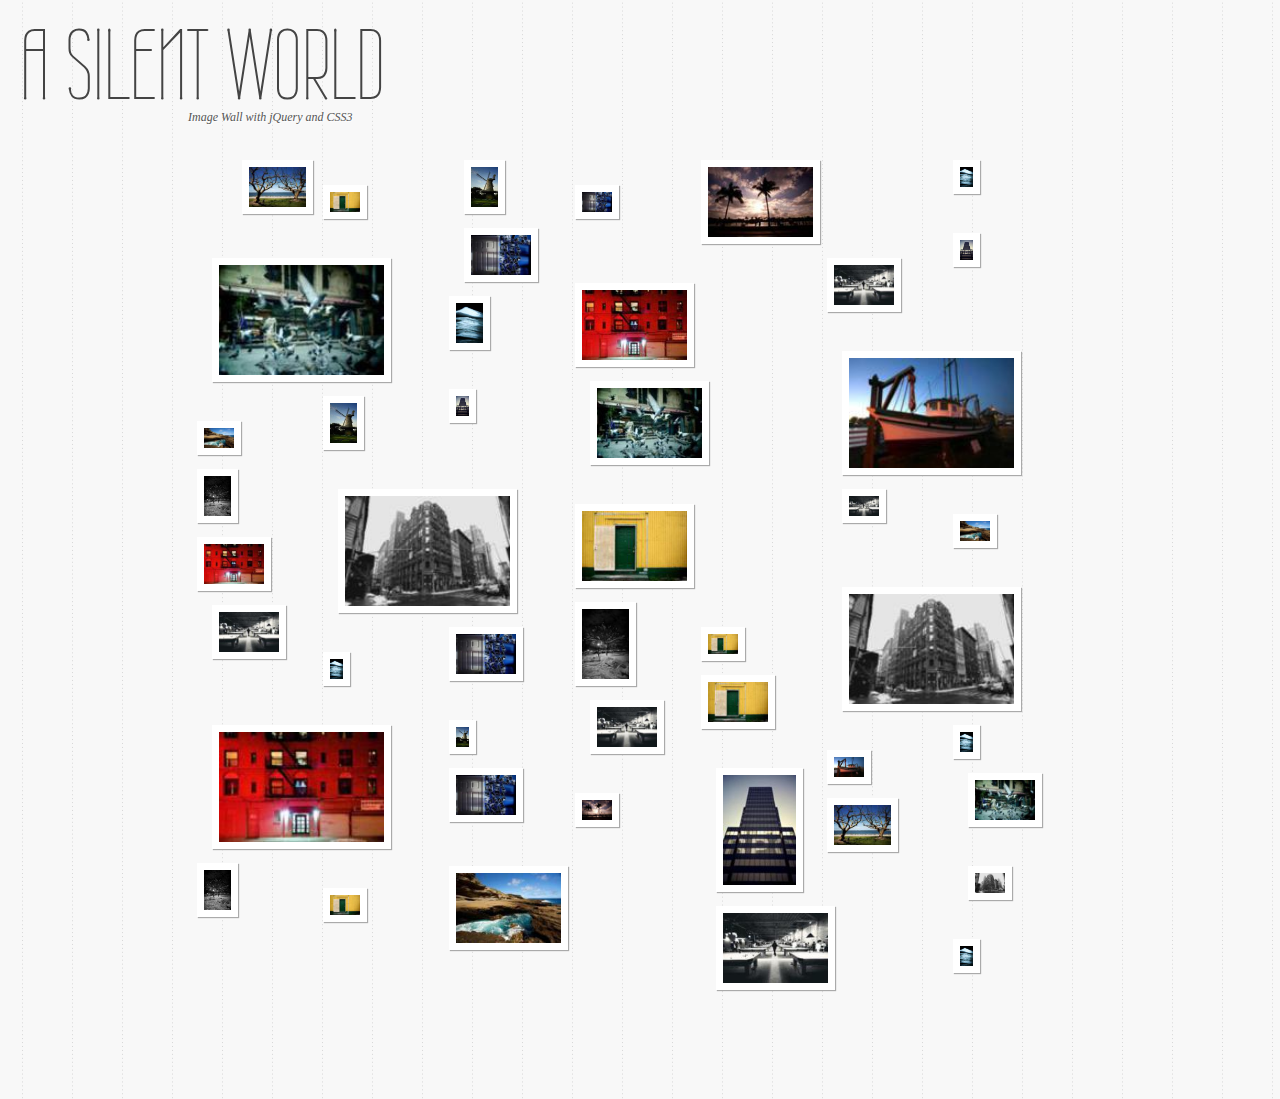
<file: people/index1.html>
<!DOCTYPE html>
<html lang="en">
    <head>
        <title>Image Wall with jQuery and CSS3</title>
		<meta charset="UTF-8" />
        <meta name="description" content="Image Wall with jQuery and CSS3" />
        <meta name="keywords" content="jquery, css3, images, wall, thumbnails, slide, animate"/>
		<meta name="author" content="Codrops" />
        <link rel="stylesheet" type="text/css" href="css/style5.css" />
		<link href='http://fonts.googleapis.com/css?family=PT+Sans+Narrow' rel='stylesheet' type='text/css' />
		<link href='http://fonts.googleapis.com/css?family=Wire+One' rel='stylesheet' type='text/css' />
    </head>
    <body>
		<div class="content">
			<header>
				<h1>A silent world</h1>
				<span>Image Wall with jQuery and CSS3</span>
			</header>
			<div class="iw_wrapper">
				<ul class="iw_thumbs" id="iw_thumbs">
					<li><img src="images/thumbs/1.jpg" data-img="images/full/1.jpg" alt="Thumb1"/><div><h2>Serenity</h2><p>Far far away, behind the word mountains there live the blind texts.</p></div></li>
					<li><img src="images/thumbs/2.jpg" data-img="images/full/2.jpg" alt="Thumb2"/><div><h2>Silence</h2><p>Separated they live in Bookmarksgrove right at the coast of the Semantics.</p></div></li>
					<li><img src="images/thumbs/3.jpg" data-img="images/full/3.jpg" alt="Thumb3"/><div><h2>Abstraction</h2><p>Far far away, behind the word mountains there live the blind texts.</p></div></li>
					<li><img src="images/thumbs/8.jpg" data-img="images/full/8.jpg" alt="Thumb8"/><div><h2>Happiness</h2><p>Far far away, behind the word mountains there live the blind texts.</p></div></li>
					<li><img src="images/thumbs/9.jpg" data-img="images/full/9.jpg" alt="Thumb9"/><div><h2>Greatness</h2><p>Far far away, behind the word mountains there live the blind texts.</p></div></li>
					<li><img src="images/thumbs/10.jpg" data-img="images/full/10.jpg" alt="Thumb10"/><div><h2>Abstraction</h2><p>Far far away, behind the word mountains there live the blind texts.</p></div></li>
					<li><img src="images/thumbs/6.jpg" data-img="images/full/6.jpg" alt="Thumb6"/><div><h2>Virtue</h2><p>Far far away, behind the word mountains there live the blind texts.</p></div></li>
					<li><img src="images/thumbs/7.jpg" data-img="images/full/7.jpg" alt="Thumb7"/><div><h2>Beauty</h2><p>Far far away, behind the word mountains there live the blind texts.</p></div></li>
					<li><img src="images/thumbs/8.jpg" data-img="images/full/8.jpg" alt="Thumb8"/><div><h2>Happiness</h2><p>Far far away, behind the word mountains there live the blind texts.</p></div></li>
					<li><img src="images/thumbs/12.jpg" data-img="images/full/12.jpg" alt="Thumb12"/><div><h2>Greatness</h2><p>Far far away, behind the word mountains there live the blind texts.</p></div></li>
					<li><img src="images/thumbs/4.jpg" data-img="images/full/4.jpg" alt="Thumb4"/><div><h2>Attraction</h2><p>Far far away, behind the word mountains there live the blind texts.</p></div></li>
					<li><img src="images/thumbs/5.jpg" data-img="images/full/5.jpg" alt="Thumb5"/><div><h2>Growth</h2><p>A small river named Duden flows by their place and supplies it with the necessary regelialia.</p></div></li>
					<li><img src="images/thumbs/6.jpg" data-img="images/full/6.jpg" alt="Thumb6"/><div><h2>Virtue</h2><p>Far far away, behind the word mountains there live the blind texts.</p></div></li>
					<li><img src="images/thumbs/7.jpg" data-img="images/full/7.jpg" alt="Thumb7"/><div><h2>Beauty</h2><p>Far far away, behind the word mountains there live the blind texts.</p></div></li>
					<li><img src="images/thumbs/10.jpg" data-img="images/full/10.jpg" alt="Thumb10"/><div><h2>Abstraction</h2><p>Far far away, behind the word mountains there live the blind texts.</p></div></li>
					<li><img src="images/thumbs/11.jpg" data-img="images/full/11.jpg" alt="Thumb11"/><div><h2>Attraction</h2><p>Far far away, behind the word mountains there live the blind texts.</p></div></li>
					<li><img src="images/thumbs/3.jpg" data-img="images/full/3.jpg" alt="Thumb3"/><div><h2>Virtue</h2><p>Far far away, behind the word mountains there live the blind texts.</p></div></li>
					<li><img src="images/thumbs/13.jpg" data-img="images/full/13.jpg" alt="Thumb13"/><div><h2>Happiness</h2><p>Far far away, behind the word mountains there live the blind texts.</p></div></li>
					<li><img src="images/thumbs/14.jpg" data-img="images/full/14.jpg" alt="Thumb14"/><div><h2>Serenity</h2><p>Far far away, behind the word mountains there live the blind texts.</p></div></li>
					<li><img src="images/thumbs/2.jpg" data-img="images/full/2.jpg" alt="Thumb1"/><div><h2>Virtue</h2><p>Far far away, behind the word mountains there live the blind texts.</p></div></li>
					<li><img src="images/thumbs/4.jpg" data-img="images/full/4.jpg" alt="Thumb2"/><div><h2>Serenity</h2><p>Far far away, behind the word mountains there live the blind texts.</p></div></li>
					<li><img src="images/thumbs/11.jpg" data-img="images/full/11.jpg" alt="Thumb11"/><div><h2>Attraction</h2><p>Far far away, behind the word mountains there live the blind texts.</p></div></li>
					<li><img src="images/thumbs/12.jpg" data-img="images/full/12.jpg" alt="Thumb12"/><div><h2>Virtue</h2><p>Far far away, behind the word mountains there live the blind texts.</p></div></li>
					<li><img src="images/thumbs/13.jpg" data-img="images/full/13.jpg" alt="Thumb13"/><div><h2>Happiness</h2><p>Far far away, behind the word mountains there live the blind texts.</p></div></li>
					<li><img src="images/thumbs/14.jpg" data-img="images/full/14.jpg" alt="Thumb14"/><div><h2>Serenity</h2><p>Far far away, behind the word mountains there live the blind texts.</p></div></li>
					<li><img src="images/thumbs/2.jpg" data-img="images/full/2.jpg" alt="Thumb1"/><div><h2>Virtue</h2><p>Far far away, behind the word mountains there live the blind texts.</p></div></li>
					<li><img src="images/thumbs/4.jpg" data-img="images/full/4.jpg" alt="Thumb2"/><div><h2>Serenity</h2><p>Far far away, behind the word mountains there live the blind texts.</p></div></li>
					<li><img src="images/thumbs/6.jpg" data-img="images/full/6.jpg" alt="Thumb3"/><div><h2>Attraction</h2><p>Far far away, behind the word mountains there live the blind texts.</p></div></li>
					<li><img src="images/thumbs/8.jpg" data-img="images/full/8.jpg" alt="Thumb4"/><div><h2>Serenity</h2><p>Far far away, behind the word mountains there live the blind texts.</p></div></li>
					<li><img src="images/thumbs/12.jpg" data-img="images/full/12.jpg" alt="Thumb1"/><div><h2>Serenity</h2><p>Far far away, behind the word mountains there live the blind texts.</p></div></li>
					<li><img src="images/thumbs/2.jpg" data-img="images/full/2.jpg" alt="Thumb2"/><div><h2>Silence</h2><p>Separated they live in Bookmarksgrove right at the coast of the Semantics.</p></div></li>
					<li><img src="images/thumbs/3.jpg" data-img="images/full/3.jpg" alt="Thumb3"/><div><h2>Abstraction</h2><p>Far far away, behind the word mountains there live the blind texts.</p></div></li>
					<li><img src="images/thumbs/4.jpg" data-img="images/full/4.jpg" alt="Thumb4"/><div><h2>Attraction</h2><p>Far far away, behind the word mountains there live the blind texts.</p></div></li>
					<li><img src="images/thumbs/5.jpg" data-img="images/full/5.jpg" alt="Thumb5"/><div><h2>Growth</h2><p>A small river named Duden flows by their place and supplies it with the necessary regelialia.</p></div></li>
					<li><img src="images/thumbs/6.jpg" data-img="images/full/6.jpg" alt="Thumb6"/><div><h2>Virtue</h2><p>Far far away, behind the word mountains there live the blind texts.</p></div></li>
					<li><img src="images/thumbs/7.jpg" data-img="images/full/7.jpg" alt="Thumb7"/><div><h2>Beauty</h2><p>Far far away, behind the word mountains there live the blind texts.</p></div></li>
					<li><img src="images/thumbs/8.jpg" data-img="images/full/8.jpg" alt="Thumb8"/><div><h2>Happiness</h2><p>Far far away, behind the word mountains there live the blind texts.</p></div></li>
					<li><img src="images/thumbs/9.jpg" data-img="images/full/9.jpg" alt="Thumb9"/><div><h2>Greatness</h2><p>Far far away, behind the word mountains there live the blind texts.</p></div></li>
					<li><img src="images/thumbs/10.jpg" data-img="images/full/10.jpg" alt="Thumb10"/><div><h2>Abstraction</h2><p>Far far away, behind the word mountains there live the blind texts.</p></div></li>
					<li><img src="images/thumbs/11.jpg" data-img="images/full/11.jpg" alt="Thumb11"/><div><h2>Attraction</h2><p>Far far away, behind the word mountains there live the blind texts.</p></div></li>
					<li><img src="images/thumbs/1.jpg" data-img="images/full/1.jpg" alt="Thumb12"/><div><h2>Virtue</h2><p>Far far away, behind the word mountains there live the blind texts.</p></div></li>
					<li><img src="images/thumbs/13.jpg" data-img="images/full/13.jpg" alt="Thumb13"/><div><h2>Happiness</h2><p>Far far away, behind the word mountains there live the blind texts.</p></div></li>
					<li><img src="images/thumbs/14.jpg" data-img="images/full/14.jpg" alt="Thumb14"/><div><h2>Serenity</h2><p>Far far away, behind the word mountains there live the blind texts.</p></div></li>
					<li><img src="images/thumbs/2.jpg" data-img="images/full/2.jpg" alt="Thumb1"/><div><h2>Virtue</h2><p>Far far away, behind the word mountains there live the blind texts.</p></div></li>
					<li><img src="images/thumbs/4.jpg" data-img="images/full/4.jpg" alt="Thumb2"/><div><h2>Serenity</h2><p>Far far away, behind the word mountains there live the blind texts.</p></div></li>
					<li><img src="images/thumbs/6.jpg" data-img="images/full/6.jpg" alt="Thumb3"/><div><h2>Attraction</h2><p>Far far away, behind the word mountains there live the blind texts.</p></div></li>
				</ul>
			</div>
			<div id="iw_ribbon" class="iw_ribbon">
				<span class="iw_close"></span>
				<span class="iw_zoom">Click thumb to zoom</span>
			</div>
		</div>	
		<script type="text/javascript" src="js/jquery.min.js"></script>
		<script type="text/javascript" src="js/jquery.masonry.min.js"></script>
		<script type="text/javascript" src="js/jquery.easing.1.3.js"></script>
		<script type="text/javascript">
			$(window).load(function(){
				var $iw_thumbs			= $('#iw_thumbs'),
					$iw_ribbon			= $('#iw_ribbon'),
					$iw_ribbon_close	= $iw_ribbon.children('span.iw_close'),
					$iw_ribbon_zoom		= $iw_ribbon.children('span.iw_zoom');
					
					ImageWall	= (function() {
							// window width and height
						var w_dim,
						    // index of current image
							current				= -1,
							isRibbonShown		= false,
							isFullMode			= false,
							// ribbon / images animation settings
							ribbonAnim			= {speed : 500, easing : 'easeOutExpo'},
							imgAnim				= {speed : 400, easing : 'jswing'},
							// init function : call masonry, calculate window dimentions, initialize some events
							init				= function() {
								$iw_thumbs.imagesLoaded(function(){
									$iw_thumbs.masonry({
										isAnimated	: true
									});
								});
								getWindowsDim();
								initEventsHandler();
							},
							// calculate window dimentions
							getWindowsDim		= function() {
								w_dim = {
									width	: $(window).width(),
									height	: $(window).height()
								};
							},
							// initialize some events
							initEventsHandler	= function() {
								
								// click on a image
								$iw_thumbs.delegate('li', 'click', function() {
									if($iw_ribbon.is(':animated')) return false;
									
									var $el = $(this);
									
									if($el.data('ribbon')) {
										showFullImage($el);
									}
									else if(!isRibbonShown) {
										isRibbonShown = true;
										
										$el.data('ribbon',true);
										
										// set the current
										current = $el.index();
									
										showRibbon($el);
									}
								});
								
								// click ribbon close
								$iw_ribbon_close.bind('click', closeRibbon);
								
								// on window resize we need to recalculate the window dimentions
								$(window).bind('resize', function() {
											getWindowsDim();
											if($iw_ribbon.is(':animated'))
												return false;
											closeRibbon();
										 })
								         .bind('scroll', function() {
											if($iw_ribbon.is(':animated'))
												return false;
											closeRibbon();
										 });
								
							},
							showRibbon			= function($el) {
								var	$img	= $el.children('img'),
									$descrp	= $img.next();
								
								// fadeOut all the other images
								$iw_thumbs.children('li').not($el).animate({opacity : 0.2}, imgAnim.speed);
								
								// increase the image z-index, and set the height to 100px (default height)
								$img.css('z-index', 100)
									.data('originalHeight',$img.height())
									.stop()
									.animate({
										height 		: '100px'
									}, imgAnim.speed, imgAnim.easing);
								
								// the ribbon will animate from the left or right
								// depending on the position of the image
								var ribbonCssParam 		= {
										top	: $el.offset().top - $(window).scrollTop() - 6 + 'px'
									},
									descriptionCssParam,
									dir;
								
								if( $el.offset().left < (w_dim.width / 2) ) {
									dir = 'left';
									ribbonCssParam.left 	= 0;
									ribbonCssParam.right 	= 'auto';
								}
								else {
									dir = 'right';
									ribbonCssParam.right 	= 0;
									ribbonCssParam.left 	= 'auto';
								}
								
								$iw_ribbon.css(ribbonCssParam)
								          .show()
										  .stop()
										  .animate({width : '100%'}, ribbonAnim.speed, ribbonAnim.easing, function() {
												switch(dir) {
													case 'left' :
														descriptionCssParam		= {
															'left' 			: $img.outerWidth(true) + 'px',
															'text-align' 	: 'left'
														};
														break;
													case 'right' :	
														descriptionCssParam		= {
															'left' 			: '-200px',
															'text-align' 	: 'right'
														};
														break;
												};
												$descrp.css(descriptionCssParam).fadeIn();
												// show close button and zoom
												$iw_ribbon_close.show();
												$iw_ribbon_zoom.show();
										  });
								
							},
							// close the ribbon
							// when in full mode slides in the middle of the page
							// when not slides left
							closeRibbon			= function() {
								isRibbonShown 	= false
								
								$iw_ribbon_close.hide();
								$iw_ribbon_zoom.hide();
								
								if(!isFullMode) {
								
									// current wall image
									var $el	 		= $iw_thumbs.children('li').eq(current);
									
									resetWall($el);
									
									// slide out ribbon
									$iw_ribbon.stop()
											  .animate({width : '0%'}, ribbonAnim.speed, ribbonAnim.easing); 
										  
								}
								else {
									$iw_ribbon.stop().animate({
										opacity		: 0.8,
										height 		: '0px',
										marginTop	: w_dim.height/2 + 'px' // half of window height
									}, ribbonAnim.speed, function() {
										$iw_ribbon.css({
											'width'		: '0%',
											'height'	: '126px',
											'margin-top': '0px'
										}).children('img').remove();
									});
									
									isFullMode	= false;
								}
							},
							resetWall			= function($el) {
								var $img		= $el.children('img'),
									$descrp		= $img.next();
									
								$el.data('ribbon',false);
								
								// reset the image z-index and height
								$img.css('z-index',1).stop().animate({
									height 		: $img.data('originalHeight')
								}, imgAnim.speed,imgAnim.easing);
								
								// fadeOut the description
								$descrp.fadeOut();

								// fadeIn all the other images
								$iw_thumbs.children('li').not($el).animate({opacity : 1}, imgAnim.speed);								
							},
							showFullImage		= function($el) {
								isFullMode	= true;
								
								$iw_ribbon_close.hide();
								
								var	$img	= $el.children('img'),
									large	= $img.data('img'),
								
									// add a loading image on top of the image
									$loading = $('<span class="iw_loading"></span>');
								
								$el.append($loading);
								
								// preload large image
								$('<img/>').load(function() {
									var $largeImage	= $(this);
									
									$loading.remove();
									
									$iw_ribbon_zoom.hide();
									
									resizeImage($largeImage);
									
									// reset the current image in the wall
									resetWall($el);
									
									// animate ribbon in and out
									$iw_ribbon.stop().animate({
										opacity		: 1,
										height 		: '0px',
										marginTop	: '63px' // half of ribbons height
									}, ribbonAnim.speed, function() {
										// add the large image to the DOM
										$iw_ribbon.prepend($largeImage);
										
										$iw_ribbon_close.show();
										
										$iw_ribbon.animate({
											height 		: '100%',
											marginTop	: '0px',
											top			: '0px'
										}, ribbonAnim.speed);
									});
								}).attr('src',large);
									
							},
							resizeImage			= function($image) {
								var widthMargin		= 100,
									heightMargin 	= 100,
								
									windowH      	= w_dim.height - heightMargin,
									windowW      	= w_dim.width - widthMargin,
									theImage     	= new Image();
									
								theImage.src     	= $image.attr("src");
								
								var imgwidth     	= theImage.width,
									imgheight    	= theImage.height;

								if((imgwidth > windowW) || (imgheight > windowH)) {
									if(imgwidth > imgheight) {
										var newwidth 	= windowW,
											ratio 		= imgwidth / windowW,
											newheight 	= imgheight / ratio;
											
										theImage.height = newheight;
										theImage.width	= newwidth;
										
										if(newheight > windowH) {
											var newnewheight 	= windowH,
												newratio 		= newheight/windowH,
												newnewwidth 	= newwidth/newratio;
										
											theImage.width 		= newnewwidth;
											theImage.height		= newnewheight;
										}
									}
									else {
										var newheight 	= windowH,
											ratio 		= imgheight / windowH,
											newwidth 	= imgwidth / ratio;
										
										theImage.height = newheight;
										theImage.width	= newwidth;
										
										if(newwidth > windowW) {
											var newnewwidth 	= windowW,
											    newratio 		= newwidth/windowW,
												newnewheight 	= newheight/newratio;
									
											theImage.height 	= newnewheight;
											theImage.width		= newnewwidth;
										}
									}
								}
									
								$image.css({
									'width'			: theImage.width + 'px',
									'height'		: theImage.height + 'px',
									'margin-left'	: -theImage.width / 2 + 'px',
									'margin-top'	: -theImage.height / 2 + 'px'
								});							
							};
							
						return {init : init};	
					})();
				
				ImageWall.init();
			});
		</script>
    </body>
</html>
</file>
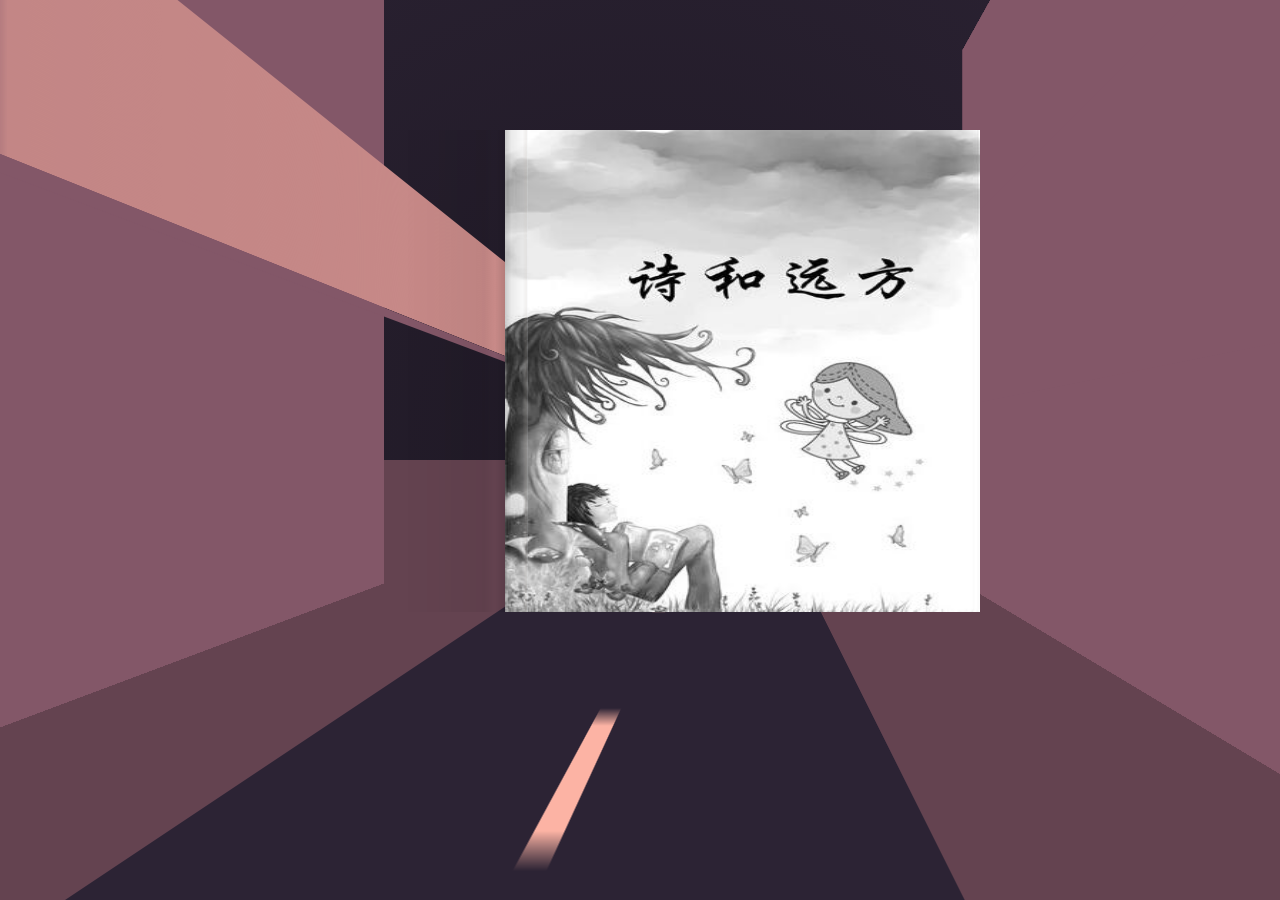
<file: people/index2.html>
﻿<!doctype html>
<html>
<head>
<meta charset="utf-8">
<title>css3城市夜间行走动画特效 - 站长素材</title>
<link rel="stylesheet" href="css/animate.min.css">
<script type="text/javascript" src="js/jquery.min2.js"></script>
<link type="text/css" href="css/main.css" rel="stylesheet" media="screen" />

<style>
#main1 {
  position: relative;
  width: 100vw;
  height: 100vh;
  display: flex;
  justify-content: center;
  align-items: center;
  background: radial-gradient(circle at center, #1f1925, #2c2334);
  overflow: hidden;
}
#main1:before, #main1:after {
  content: '';
  position: absolute;
  width: 200%;
  height: 50%;
  left: -50%;
  top: calc(50% + 10px);
  background: #644350;
}
#main1:after {
  z-index: -1;
  height: calc(50% + 500px);
  top: -250px;
  background: linear-gradient(to top, #1f1925, rgba(255, 255, 255, 0)), radial-gradient(circle at center, #fcb3a4, #fcb3a4 1px, rgba(255, 255, 255, 0) 1px, rgba(255, 255, 255, 0) 20px), radial-gradient(circle at center, #fcb3a4, #fcb3a4 1px, rgba(255, 255, 255, 0) 1px, rgba(255, 255, 255, 0) 20px);
  background-size: 100%, 100px 100px, 100px 100px;
  background-position: 50%, 40px 40px, 0px 90px;
  opacity: 0.75;
  transform-style: preserve-3d;
  animation: starwipe 10s linear infinite;
}
@keyframes starwipe {
  0% {
    transform: skewX(20deg);
  }
  50% {
    transform: skewX(0deg);
  }
  100% {
    transform: skewX(20deg);
  }
}
#main1 .lt {
  position: absolute;
  z-index: 9;
  width: 40%;
  height: 100%;
  left: 0;
  top: 0;
}
#main1 .lt:hover ~ .wrap {
  perspective-origin: 75% 50%;
}
#main1 .rt {
  position: absolute;
  z-index: 9;
  width: 40%;
  height: 100%;
  right: 0;
  top: 0;
}
#main1 .rt:hover ~ .wrap {
  perspective-origin: 25% 50%;
}
#main1 .wrap {
  width: 400px;
  height: 200px;
  perspective: 20px;
  position: absolute;
  left: 50%;
  top: 50%;
  transform: translateX(-50%) translateY(-50%);
  transition: 0.4s ease-in-out;
}
#main1 .wrap .cube1 {
  width: 100%;
  height: 200%;
  position: absolute;
  transform-style: preserve-3d;
  transform: rotateX(0deg);
}
#main1 .wrap .cube1 .face {
  margin: 0;
  width: 400px;
  height: 100%;
  display: block;
  position: absolute;
}
#main1 .wrap .cube1 .face:nth-of-type(1) {
  transform: rotateY(0deg) translateZ(200px);
}
#main1 .wrap .cube1 .face:nth-of-type(2) {
  transform: rotateX(180deg) translateZ(200px);
}
#main1 .wrap .cube1 .face:nth-of-type(3) {
  transform: rotateY(90deg) translateZ(200px);
}
#main1 .wrap .cube1 .face.building1 {
  margin-left: -500px;
  transform: rotateY(-90deg) translateZ(25px);
  transform-style: preserve-3d;
  background: #835768;
  width: 50px;
  height: 800px;
  bottom: 0px;
  animation: lefttoright 7s ease-in-out infinite;
}
#main1 .wrap .cube1 .face.building1.outer {
  margin-left: -2000px;
  animation-duration: 10s;
}
#main1 .wrap .cube1 .face.building1:nth-of-type(1) {
  animation-delay: -0.75s;
}
#main1 .wrap .cube1 .face.building1:nth-of-type(2) {
  animation-delay: -1.5s;
}
#main1 .wrap .cube1 .face.building1:nth-of-type(3) {
  animation-delay: -2.25s;
}
#main1 .wrap .cube1 .face.building1:nth-of-type(4) {
  animation-delay: -3s;
}
#main1 .wrap .cube1 .face.building1:nth-of-type(5) {
  animation-delay: -3.75s;
}
#main1 .wrap .cube1 .face.building1:nth-of-type(6) {
  animation-delay: -4.5s;
}
#main1 .wrap .cube1 .face.building1:nth-of-type(7) {
  animation-delay: -5.25s;
}
#main1 .wrap .cube1 .face.building1:nth-of-type(8) {
  animation-delay: -6s;
}
#main1 .wrap .cube1 .face.building1:nth-of-type(9) {
  animation-delay: -6.75s;
}
#main1 .wrap .cube1 .face.building1:nth-of-type(10) {
  animation-delay: -7.5s;
}
#main1 .wrap .cube1 .face.building1:nth-of-type(11) {
  animation-delay: -8.25s;
}
#main1 .wrap .cube1 .face.building1:nth-of-type(12) {
  animation-delay: -9s;
}
#main1 .wrap .cube1 .face.building1:nth-of-type(13) {
  animation-delay: -9.75s;
}
#main1 .wrap .cube1 .face.building1:nth-of-type(14) {
  animation-delay: -10.5s;
}
#main1 .wrap .cube1 .face.building1:nth-of-type(15) {
  animation-delay: -11.25s;
}
#main1 .wrap .cube1 .face.building1:nth-of-type(16) {
  animation-delay: -12s;
}
#main1 .wrap .cube1 .face.building1:nth-of-type(17) {
  animation-delay: -12.75s;
}
#main1 .wrap .cube1 .face.building1:nth-of-type(18) {
  animation-delay: -13.5s;
}
#main1 .wrap .cube1 .face.building1:nth-of-type(19) {
  animation-delay: -14.25s;
}
#main1 .wrap .cube1 .face.building1:nth-of-type(20) {
  animation-delay: -15s;
}
#main1 .wrap .cube1 .face.building1:nth-of-type(21) {
  animation-delay: -15.75s;
}
#main1 .wrap .cube1 .face.building1:nth-of-type(22) {
  animation-delay: -16.5s;
}
#main1 .wrap .cube1 .face.building1:nth-of-type(23) {
  animation-delay: -17.25s;
}
#main1 .wrap .cube1 .face.building1:nth-of-type(24) {
  animation-delay: -18s;
}
#main1 .wrap .cube1 .face.building1:nth-of-type(25) {
  animation-delay: -18.75s;
}
#main1 .wrap .cube1 .face.building1:nth-of-type(26) {
  animation-delay: -19.5s;
}
#main1 .wrap .cube1 .face.building1:nth-of-type(27) {
  animation-delay: -20.25s;
}
#main1 .wrap .cube1 .face.building1:nth-of-type(28) {
  animation-delay: -21s;
}
#main1 .wrap .cube1 .face.building1:nth-of-type(29) {
  animation-delay: -21.75s;
}
#main1 .wrap .cube1 .face.building1:nth-of-type(30) {
  animation-delay: -22.5s;
}
#main1 .wrap .cube1 .face.building1:nth-of-type(31) {
  animation-delay: -23.25s;
}
#main1 .wrap .cube1 .face.building1:nth-of-type(32) {
  animation-delay: -24s;
}
#main1 .wrap .cube1 .face.building1:nth-of-type(33) {
  animation-delay: -24.75s;
}
#main1 .wrap .cube1 .face.building1:nth-of-type(34) {
  animation-delay: -25.5s;
}
#main1 .wrap .cube1 .face.building1:nth-of-type(35) {
  animation-delay: -26.25s;
}
#main1 .wrap .cube1 .face.building1:nth-of-type(36) {
  animation-delay: -27s;
}
#main1 .wrap .cube1 .face.building1:nth-of-type(37) {
  animation-delay: -27.75s;
}
#main1 .wrap .cube1 .face.building1:nth-of-type(38) {
  animation-delay: -28.5s;
}
#main1 .wrap .cube1 .face.building1:nth-of-type(39) {
  animation-delay: -29.25s;
}
#main1 .wrap .cube1 .face.building1:nth-of-type(40) {
  animation-delay: -30s;
}
#main1 .wrap .cube1 .face.building1:nth-of-type(3n) {
  height: 400px;
}
#main1 .wrap .cube1 .face.building1:nth-of-type(4n) {
  height: 600px;
  margin-left: -700px;
}
#main1 .wrap .cube1 .face.building1:nth-of-type(6n) {
  height: 1400px;
}
@keyframes lefttoright {
  0% {
    transform: rotateY(-90deg) translateZ(25px) translateX(-1000%);
    background: #462e37;
  }
  100% {
    transform: rotateY(-90deg) translateZ(25px) translateX(200%);
    background: #835768;
  }
}
#main1 .wrap .cube1 .face.building1:before {
  content: '';
  position: absolute;
  width: 300px;
  height: 100%;
  background: linear-gradient(to bottom, #fcb3a4, #8a5967);
  top: 0;
  left: 0;
  transform: rotateY(90deg) translateZ(-250px);
  transform-origin: 100% 50%;
}
#main1 .wrap .cube1 .face.building1.right {
  margin-left: 800px;
}
#main1 .wrap .cube1 .face.building1.right.outer {
  margin-left: 2000px;
  animation-duration: 10s;
}
#main1 .wrap .cube1 .face.building1.right:before {
  transform: rotateY(90deg) translateZ(-250px) translateX(100%);
}
#main1 .wrap .cube1 .face.building1.right:nth-of-type(4n) {
  height: 600px;
  margin-left: 1000px;
}
#main1 .wrap .cube1 .face.building1.right:nth-of-type(6n) {
  height: 1200px;
}
#main1 .wrap .cube1 .face:nth-of-type(5) {
  transform: rotateX(90deg) translateZ(200px);
}
#main1 .wrap .cube1 .face.road {
  height: 200%;
  top: -75%;
  background: repeating-linear-gradient(to bottom, transparent, transparent 5px, #2c2334 5px, #2c2334 15px), linear-gradient(to right, #2c2334, #2c2334 48%, #fcb3a4 48%, #fcb3a4 52%, #2c2334 52%);
  transform: rotateX(-90deg) translateZ(200px);
  animation: animatedBackground 30s linear infinite;
}
@keyframes animatedBackground {
  from {
    background-position: 0 1000px;
  }
  to {
    background-position: 0 -1000px;
  }
}
.content{
  z-index: 9999;
}
.content h1{
  color:white;
  transition:all 1s ease;
}
</style>
</head>
<body>
<div id="main1">
<div class='lt'></div>
<div class='rt'></div>

<div class='wrap'>
  <div class='cube1'>
    <div class='face road'></div>
    <div class='face building1 left'></div>
    <div class='face building1 left'></div>
    <div class='face building1 left'></div>
    <div class='face building1 left'></div>
    <div class='face building1 left'></div>
    <div class='face building1 left'></div>
    <div class='face building1 left'></div>
    <div class='face building1 left'></div>
    <div class='face building1 left'></div>
    <div class='face building1 left'></div>
    <div class='face building1 right'></div>
    <div class='face building1 right'></div>
    <div class='face building1 right'></div>
    <div class='face building1 right'></div>
    <div class='face building1 right'></div>
    <div class='face building1 right'></div>
    <div class='face building1 right'></div>
    <div class='face building1 right'></div>
    <div class='face building1 right'></div>
    <div class='face building1 right'></div>
    <div class='face building1 left outer'></div>
    <div class='face building1 left outer'></div>
    <div class='face building1 left outer'></div>
    <div class='face building1 left outer'></div>
    <div class='face building1 left outer'></div>
    <div class='face building1 left outer'></div>
    <div class='face building1 left outer'></div>
    <div class='face building1 left outer'></div>
    <div class='face building1 left outer'></div>
    <div class='face building1 left outer'></div>
    <div class='face building1 right outer'></div>
    <div class='face building1 right outer'></div>
    <div class='face building1 right outer'></div>
    <div class='face building1 right outer'></div>
    <div class='face building1 right outer'></div>
    <div class='face building1 right outer'></div>
    <div class='face building1 right outer'></div>
    <div class='face building1 right outer'></div>
    <div class='face building1 right outer'></div>
    <div class='face building1 right outer'></div>
  </div>
</div>
</div>
<div id="shineflip" style="z-index:99999;">
    <div id="shineflip-pages">
      <canvas id="shineflip-canvas"></canvas>
      <canvas id="shineflip-page-mid-canvas"></canvas>
      <section class="page">
        <div><img src="images/0.jpg" width="475" height="482" /></div>
        <span style="left:18px;"><img src="images/zh.png" height="482" /></span> 
      </section>
      <section class="page" style="background:url(images/left_pk.jpg)">
        <div><img src="images/1.jpg" width="466" height="463" style="float:right;margin-top:9px;" /></div>
      </section>
      <section class="page">
        <div><img src="images/2.jpg" width="466" height="463" style="float:left;margin-top:9px;" /></div>
      </section>
      <section class="page">
        <div><img src="images/3.jpg" width="466" height="463" style="float:right;margin-top:9px;" /></div>
      </section>
      <section class="page">
        <div><img src="images/4.jpg" width="466" height="463" style="float:left;margin-top:9px;" /></div>
      </section>
      <section class="page">
        <div><img src="images/5.jpg" width="466" height="463" style="float:right;margin-top:9px;" /></div>
      </section>
      <section class="page" style="background:url(images/right_pk.jpg)">
        <div><img src="images/6.jpg" width="466" height="463" style="float:left;margin-top:9px;" /></div>
      </section>
      <section class="page">
        <div><img src="images/24.jpg" width="475" height="482" /></div>
        <span style="right:18px;"><img src="images/zh.png" height="482" /></span> 
      </section>
    </div>
  </div>

<script type="text/javascript" src="js/shineflip_min.js"></script>
<script type="text/javascript">
var shineFlip = new ShineFlip({
	// autoFitScreen: true,
	width: 950,
	height: 482,
	page_width: 475,
	page_height: 482
});
</script>
</body>
</html>
</file>
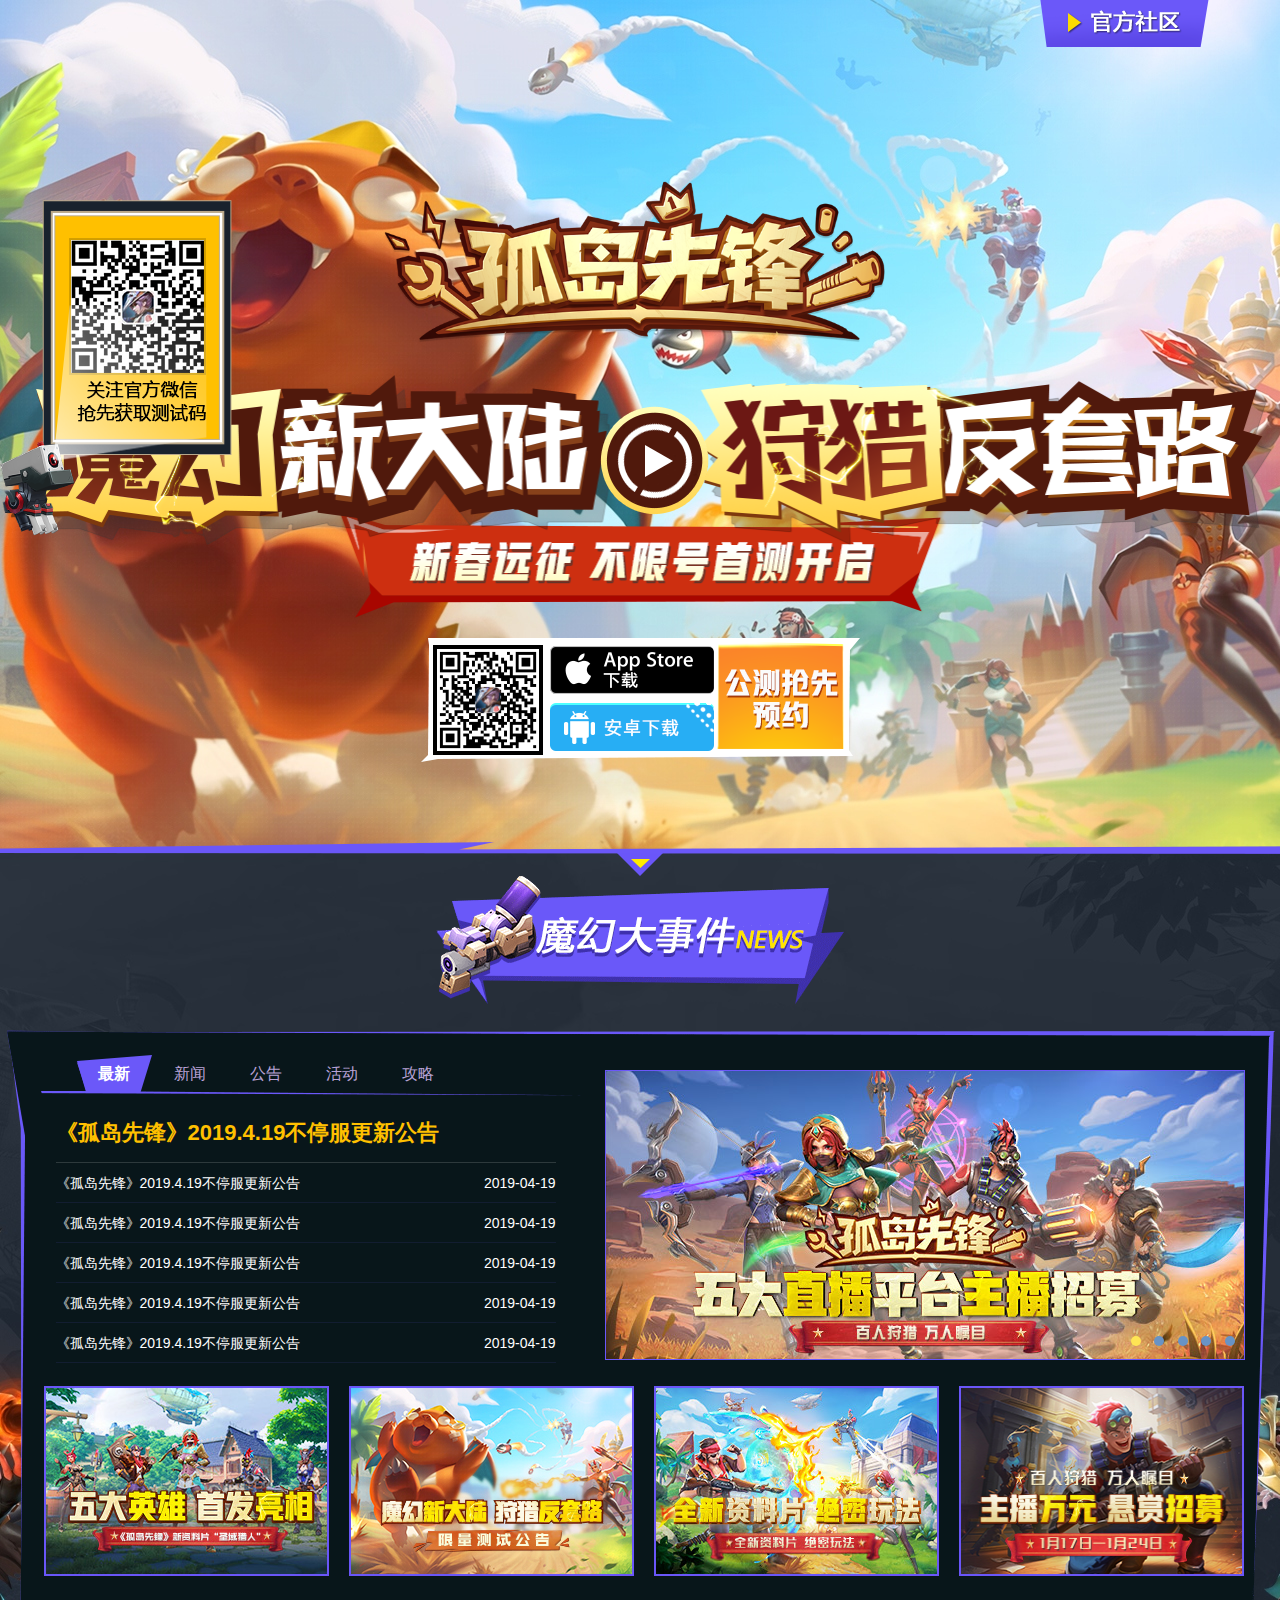
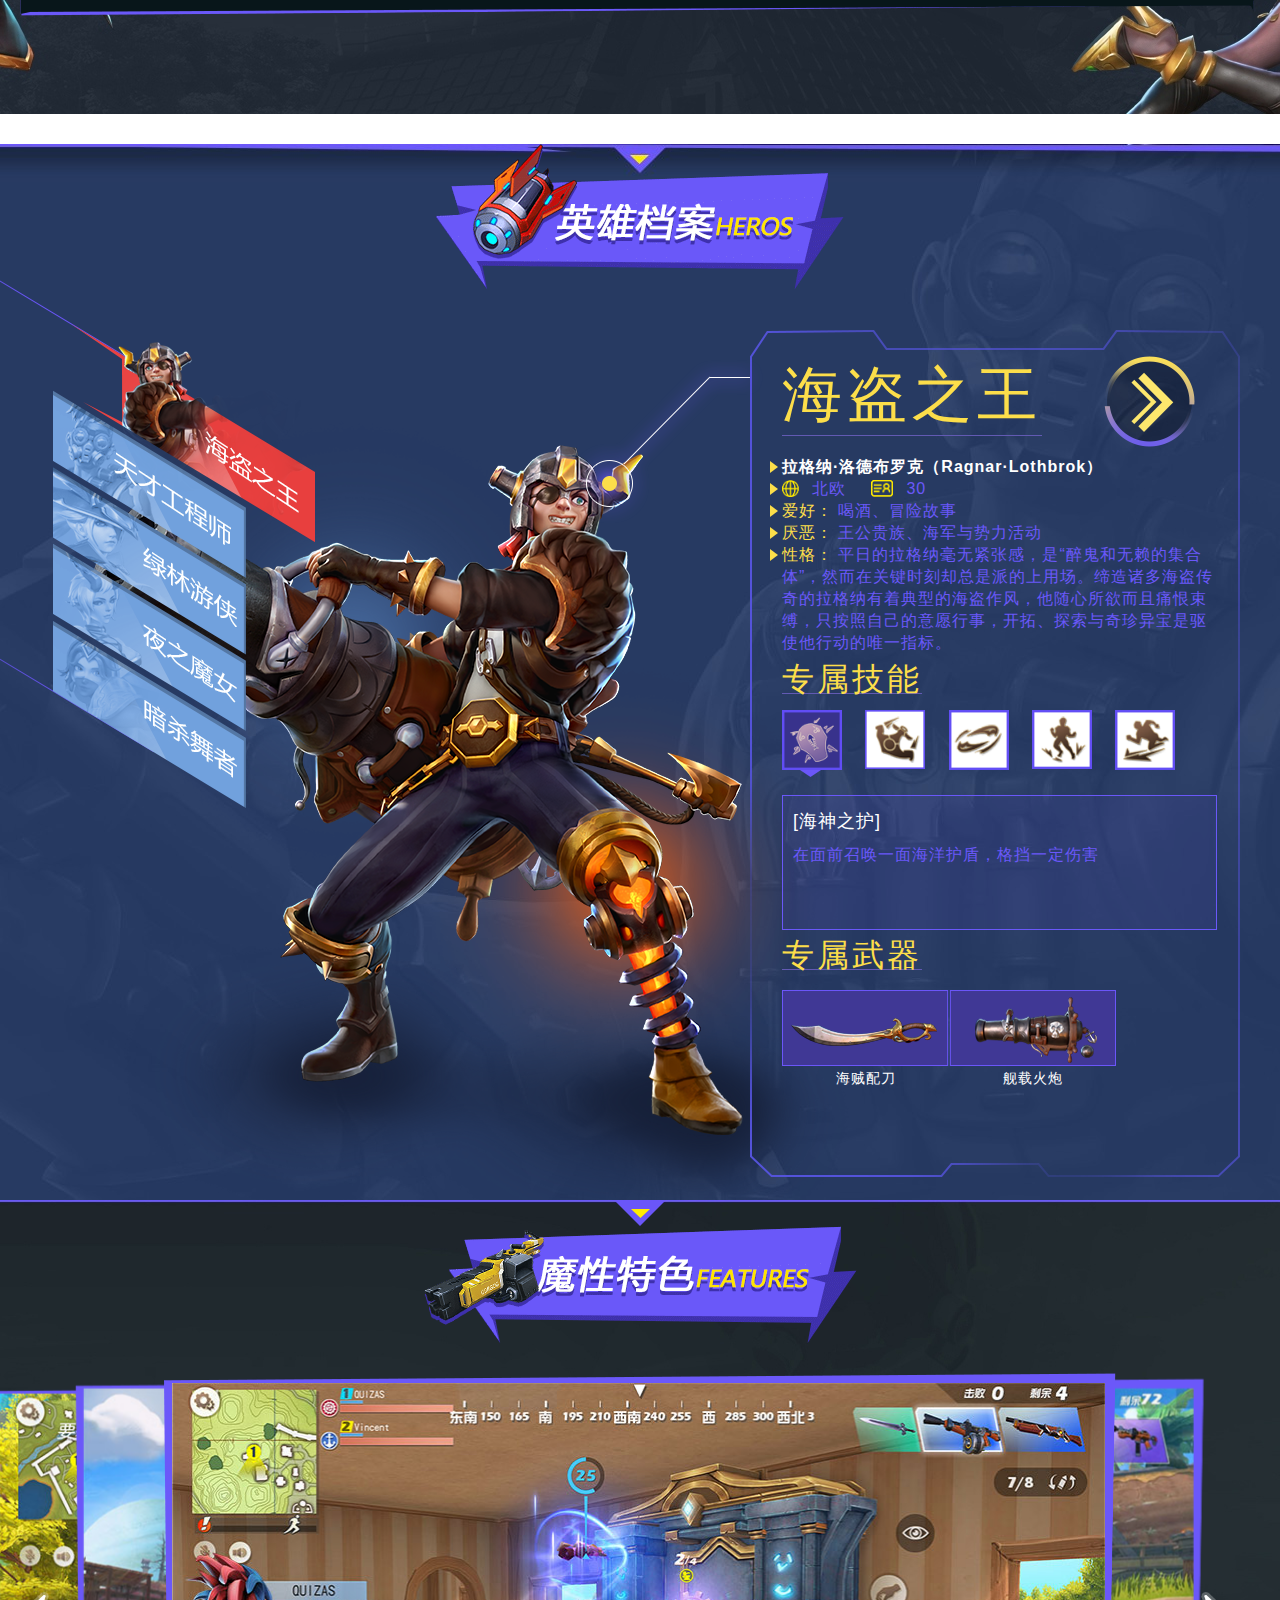
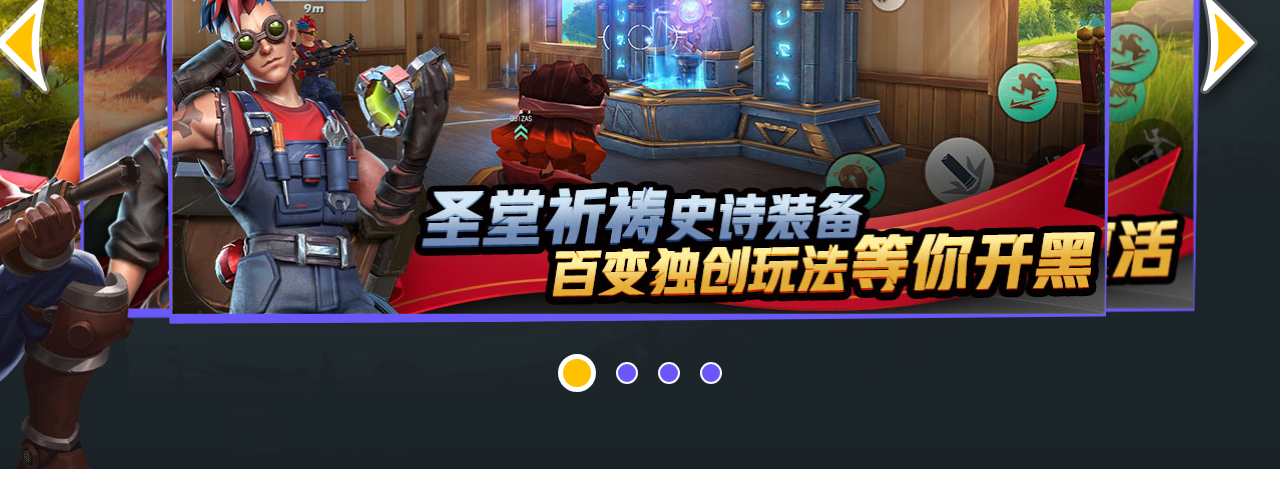
<file: people/index3.html>
<!DOCTYPE html>
<html lang="en">
<head>
    <meta charset="UTF-8">
    <meta name="viewport" content="width=device-width, initial-scale=1.0">
    <meta http-equiv="X-UA-Compatible" content="ie=edge">
    <title>Document</title>
    <link rel="stylesheet" href="css/public.css">
    <link rel="stylesheet" href="css/index.css">
    <script src="js/jquery-1.8.3.js"></script>
    <script src="js/jquery.mousewheel.min.js"></script>
    <script src="js/index.js"></script>
    
</head>
<body>
    <div class="warpper">
        <div class="part part1">
            <a href="jsvascript:" class="gwbtn"></a>
            <div class="solgan">
                <a href="javascript:">
                    <img src="images/tf_logo_6d8605c.png" alt="">
                </a>
                <div class="video-play">
                    <div class="video-cic"></div>
                    <i class="play-video"></i>
                </div>
            </div>
            <div class="left-fixed"></div>
            <div class="btns">
                <div class="down-load">
                    <div class="NIE-qrcode">
                        <img src="images/part1download.png" alt=""> 
                    </div>
                    <div class="buttons">
                        <a href="javascript:" class="btns1">App Store下载</a>
                        <a href="javascript:" class="btns2">安卓版下载</a>
                    </div>
                    <a href="javascript:" class="yvyuebtn"></a>
                   
                </div>
            </div>
        </div>
        <div class="part part2">
            <div class="arrow"></div>
            <div class="tit"></div>
            <div class="center">
                <div class="newscon">
                    <div class="hd">
                        <ul>
                            <li class="on"><a href="javascript:">最新</a></li>
                            <li><a href="javascript:">新闻</a></li>
                            <li><a href="javascript:">公告</a></li>
                            <li><a href="javascript:">活动</a></li>
                            <li><a href="javascript:">攻略</a></li>
                        </ul>
                    </div>  
                    <div class="bd">
                        <ul>
                           <li><a href="javascript:"><span class="new-in">《孤岛先锋》2019.4.19不停服更新公告</span class
                            ><span class="new-time">2019-04-19</span></a></li>  
                            <li><a href="javascript:"><span class="new-in">《孤岛先锋》2019.4.19不停服更新公告</span class
                                ><span class="new-time">2019-04-19</span></a></li> 
                            <li><a href="javascript:"><span class="new-in">《孤岛先锋》2019.4.19不停服更新公告</span class
                                    ><span class="new-time">2019-04-19</span></a></li> 
                            <li><a href="javascript:"><span class="new-in">《孤岛先锋》2019.4.19不停服更新公告</span class
                                        ><span class="new-time">2019-04-19</span></a></li> 
                            <li><a href="javascript:"><span class="new-in">《孤岛先锋》2019.4.19不停服更新公告</span class
                                            ><span class="new-time">2019-04-19</span></a></li> 
                            <li><a href="javascript:"><span class="new-in">《孤岛先锋》2019.4.19不停服更新公告</span class
                                                ><span class="new-time">2019-04-19</span></a></li>
                           
                        </ul>  
                        <ul>
                            <li><a href="javascript:"><span class="new-in">《孤岛先锋》2019.4.19不停服更新公告</span class
                             ><span class="new-time">2019-04-19</span></a></li>  
                             <li><a href="javascript:"><span class="new-in">《孤岛先锋》2019.4.19不停服更新公告</span class
                                 ><span class="new-time">2019-04-19</span></a></li> 
                             <li><a href="javascript:"><span class="new-in">《孤岛先锋》2019.4.19不停服更新公告</span class
                                     ><span class="new-time">2019-04-19</span></a></li> 
                             <li><a href="javascript:"><span class="new-in">《孤岛先锋》2019.4.19不停服更新公告</span class
                                         ><span class="new-time">2019-04-19</span></a></li> 
                             <li><a href="javascript:"><span class="new-in">《孤岛先锋》2019.4.19不停服更新公告</span class
                                             ><span class="new-time">2019-04-19</span></a></li> 
                             <li><a href="javascript:"><span class="new-in">《孤岛先锋》2019.4.19不停服更新公告</span class
                                                 ><span class="new-time">2019-04-19</span></a></li>
                            
                         </ul>  
                         <ul>
                            <li><a href="javascript:"><span class="new-in">《孤岛先锋》2019.4.19不停服更新公告</span class
                             ><span class="new-time">2019-04-19</span></a></li>  
                             <li><a href="javascript:"><span class="new-in">《孤岛先锋》2019.4.19不停服更新公告</span class
                                 ><span class="new-time">2019-04-19</span></a></li> 
                             <li><a href="javascript:"><span class="new-in">《孤岛先锋》2019.4.19不停服更新公告</span class
                                     ><span class="new-time">2019-04-19</span></a></li> 
                             <li><a href="javascript:"><span class="new-in">《孤岛先锋》2019.4.19不停服更新公告</span class
                                         ><span class="new-time">2019-04-19</span></a></li> 
                             <li><a href="javascript:"><span class="new-in">《孤岛先锋》2019.4.19不停服更新公告</span class
                                             ><span class="new-time">2019-04-19</span></a></li> 
                             <li><a href="javascript:"><span class="new-in">《孤岛先锋》2019.4.19不停服更新公告</span class
                                                 ><span class="new-time">2019-04-19</span></a></li>
                            
                         </ul>
                        <ul>
                           <li><a href="javascript:"><span class="new-in">《孤岛先锋》2019.4.19不停服更新公告</span class
                            ><span class="new-time">2019-04-19</span></a></li>  
                            <li><a href="javascript:"><span class="new-in">《孤岛先锋》2019.4.19不停服更新公告</span class
                                ><span class="new-time">2019-04-19</span></a></li> 
                            <li><a href="javascript:"><span class="new-in">《孤岛先锋》2019.4.19不停服更新公告</span class
                                    ><span class="new-time">2019-04-19</span></a></li> 
                            <li><a href="javascript:"><span class="new-in">《孤岛先锋》2019.4.19不停服更新公告</span class
                                        ><span class="new-time">2019-04-19</span></a></li> 
                            <li><a href="javascript:"><span class="new-in">《孤岛先锋》2019.4.19不停服更新公告</span class
                                            ><span class="new-time">2019-04-19</span></a></li> 
                            <li><a href="javascript:"><span class="new-in">《孤岛先锋》2019.4.19不停服更新公告</span class
                                                ><span class="new-time">2019-04-19</span></a></li>
                           
                        </ul>  
                        <ul>
                            <li><a href="javascript:"><span class="new-in">《孤岛先锋》2019.4.19不停服更新公告</span class
                             ><span class="new-time">2019-04-19</span></a></li>  
                             <li><a href="javascript:"><span class="new-in">《孤岛先锋》2019.4.19不停服更新公告</span class
                                 ><span class="new-time">2019-04-19</span></a></li> 
                             <li><a href="javascript:"><span class="new-in">《孤岛先锋》2019.4.19不停服更新公告</span class
                                     ><span class="new-time">2019-04-19</span></a></li> 
                             <li><a href="javascript:"><span class="new-in">《孤岛先锋》2019.4.19不停服更新公告</span class
                                         ><span class="new-time">2019-04-19</span></a></li> 
                             <li><a href="javascript:"><span class="new-in">《孤岛先锋》2019.4.19不停服更新公告</span class
                                             ><span class="new-time">2019-04-19</span></a></li> 
                             <li><a href="javascript:"><span class="new-in">《孤岛先锋》2019.4.19不停服更新公告</span class
                                                 ><span class="new-time">2019-04-19</span></a></li>
                            
                         </ul>
                    </div>

                </div>
              <div class="banner">
                  <div class="hd">
                      <a href="javascript:" class="on"></a>
                      <a href="javascript:"></a>
                      <a href="javascript:"></a>
                      <a href="javascript:"></a>
                      <a href="javascript:"></a>
                  </div>
                  <div class="tempwarp">
                      <div class="bd">
                          <ul>
                              <li>
                                  <a href="javascript:"><img src="images/daaee01b-1ae2-4d13-83e1-5fd8b3163cc6.jpg"></a>
                              </li>
                          </ul>
                          <ul>
                            <li>
                                <a href="javascript:"><img src="images/c8db2fc0-87ed-4add-83eb-85868c484a56.jpg"></a>
                            </li>
                        </ul>
                        <ul>
                            <li>
                                <a href="javascript:"><img src="images/243588b0-e21a-4458-9838-944fd02d6847.jpg"></a>
                            </li>
                        </ul>
                        <ul>
                            <li>
                                <a href="javascript:"><img src="images/66c88c36-f5f8-4f07-80bc-d44d914d722d.jpg"></a>
                            </li>
                        </ul>
                        <ul>
                            <li>
                                <a href="javascript:"><img src="images/49d89fa3-0577-4655-99fa-fd4056c067a9.jpg"></a>
                            </li>
                        </ul>
                      </div>
                  </div>
              </div>
              <div class="four">
                  <a href="javascript:" class="small">
                      <img src="images/1_0902d57.jpg" alt="">
                  </a>
                  <a href="javascript:" class="small">
                    <img src="images/2_76c28eb.jpg" alt="">
                </a>
                <a href="javascript:" class="small">
                    <img src="images/3_483d334.jpg" alt="">
                </a>
                <a href="javascript:" class="small">
                    <img src="images/4_bc38a35.jpg" alt="">
                </a>
              </div>
            </div>
        </div>
        <div class="part part3 part3_bg2">
            <div class="tit"></div>
            <div class="box">
                <ul class="yx_tab nav1">
                    <li class="on"></li>
                    <li></li>
                    <li></li>
                    <li></li>
                    <li></li>
                </ul>
                <div class="y-box">
                <div>
                    <div class="left-yhpf">
                        <img src="images/yx_1_1_79286e4.png" alt="">
                    </div>
                    <div class="right-js">
                        <div class="yx-name">海盗之王</div>
                        <div class="yx-dex">
                            <div class="hreo-video"> <i></i></div>
                           <p class="fff">拉格纳·洛德布罗克（Ragnar·Lothbrok）</p>
                           <p>
                               <span class="yel gj"></span>
                               北欧
                               <span class="yel nl"></span>
                               30
                           </p>
                           <p>
                               <span class="yel">爱好：</span>
                               喝酒、冒险故事
                           </p>
                           <p>
                            <span class="yel">厌恶：</span>
                            王公贵族、海军与势力活动
                        </p>
                         <p>
                               <span class="yel">性格：</span>
                               平日的拉格纳毫无紧张感，是“醉鬼和无赖的集合体”，然而在关键时刻却总是派的上用场。缔造诸多海盗传奇的拉格纳有着典型的海盗作风，他随心所欲而且痛恨束缚，只按照自己的意愿行事，开拓、探索与奇珍异宝是驱使他行动的唯一指标。
                           </p>

                        </div>
                        <div class="yx_jn_tit">专属技能</div>
                        <div class="yx-in">
                            <div class="jn_show">
                                <img src="images/ts1_jn_1_d307065.png" alt="">
                                <img src="images/ts1_jn_1_active_19c0a33.png" alt="">
                                <div>
                                    <p class="jn-name">[海神之护]</p>
                                    <p class="jn_js">在面前召唤一面海洋护盾，格挡一定伤害</p>
                                </div>
                            </div>
                            <div>
                                <img src="images/ts1_jn_2_bed9307.png" alt="">
                                <img src="images/ts1_jn_2_active_647490b.png" alt="">
                                <div>
                                    <p class="jn-name">[海神之护]</p>
                                    <p class="jn_js">在面前召唤一面海洋护盾，格挡一定伤害</p>
                                </div>
                            </div>
                            <div>
                                <img src="images/ts1_jn_3_01ebb60.png" alt="">
                                <img src="images/ts1_jn_3_active_8dd1e49.png" alt="">
                                <div>
                                    <p class="jn-name">[海神之护]</p>
                                    <p class="jn_js">在面前召唤一面海洋护盾，格挡一定伤害</p>
                                </div>
                            </div>
                            <div>
                                <img src="images/ts1_jn_4_5edc9d3.png" alt="">
                                <img src="images/ts1_jn_4_active_3315588.png" alt="">
                                <div>
                                    <p class="jn-name">[海神之护]</p>
                                    <p class="jn_js">在面前召唤一面海洋护盾，格挡一定伤害</p>
                                </div>
                            </div>
                            <div>
                                <img src="images/ts1_jn_5_16a0685.png" alt="">
                                <img src="images/ts1_jn_5_active_d2487a5.png" alt="">
                                <div>
                                    <p class="jn-name">[海神之护]</p>
                                    <p class="jn_js">在面前召唤一面海洋护盾，格挡一定伤害</p>
                                </div>
                            </div>
                        </div>
                        <div class="yx-wq-tit yx_jn_tit">专属武器</div>
                        <div class="yx-wq">
                            <div>
                                <img src="images/ts1_zb_cf2d91b.png" alt="">
                                <p>海贼配刀</p>
                            </div>
                            <div>
                                    <img src="images/ts2_zb_f75ac9a.png" alt="">
                                    <p>舰载火炮</p>
                            </div>
                        </div>
                    </div>
                </div>
                <div>
                        <div class="left-yhpf">
                            <img src="images/yx_2_1_ca70b12.png" alt="">
                        </div>
                        <div class="right-js">
                            <div class="yx-name">海盗之王</div>
                            <div class="yx-dex">
                                <div class="hreo-video"> <i></i></div>
                               <p class="fff">拉格纳·洛德布罗克（Ragnar·Lothbrok）</p>
                               <p>
                                   <span class="yel gj"></span>
                                   北欧
                                   <span class="yel nl"></span>
                                   30
                               </p>
                               <p>
                                   <span class="yel">爱好：</span>
                                   喝酒、冒险故事
                               </p>
                               <p>
                                <span class="yel">厌恶：</span>
                                王公贵族、海军与势力活动
                            </p>
                             <p>
                                   <span class="yel">性格：</span>
                                   平日的拉格纳毫无紧张感，是“醉鬼和无赖的集合体”，然而在关键时刻却总是派的上用场。缔造诸多海盗传奇的拉格纳有着典型的海盗作风，他随心所欲而且痛恨束缚，只按照自己的意愿行事，开拓、探索与奇珍异宝是驱使他行动的唯一指标。
                               </p>
    
                            </div>
                            <div class="yx_jn_tit">专属技能</div>
                            <div class="yx-in">
                                <div class="jn_show">
                                    <img src="images/ts2_jn_1_1945103.png" alt="">
                                    <img src="images/ts2_jn_1_active_f7b8e12.png" alt="">
                                    <div>
                                        <p class="jn-name">[防御工程]</p>
                                        <p class="jn_js">可以快速搭建斜坡防御工事，依靠建造的工事形成战斗有利地形</p>
                                    </div>
                                </div>
                                <div>
                                    <img src="images/ts2_jn_2_4760e14.png" alt="">
                                    <img src="images/ts2_jn_2_active_7cd6eee.png" alt="">
                                    <div>
                                        <p class="jn-name">[特斯拉线圈]</p>
                                        <p class="jn_js">召唤一个生命线圈，在区域内可以持续回复血量</p>
                                    </div>
                                </div>
                                <div>
                                    <img src="images/ts2_jn_3_9ea6fbb.png" alt="">
                                    <img src="images/ts2_jn_3_active_f149ac5.png" alt="">
                                    <div>
                                        <p class="jn-name">[核荣飞弹]</p>
                                        <p class="jn_js">向前方快速发射10枚火焰飞弹，造成伤害，同时在爆炸区域形成燃烧区域，对区域内的目标持续造成火焰伤害</p>
                                    </div>
                                </div>
                                <div>
                                    <img src="images/ts2_jn_4_b078060.png" alt="">
                                    <img src="images/ts2_jn_4_active_25afd04.png" alt="">
                                    <div>
                                        <p class="jn-name">[烈焰装甲]</p>
                                        <p class="jn_js">召唤火焰护甲，抵挡一部分伤害，在护甲存在时间会对周围目标造成火焰伤害</p>
                                    </div>
                                </div>
                                <div>
                                    <img src="images/ts2_jn_5_3a58653.png" alt="">
                                    <img src="images/ts2_jn_5_active_d3ead1a.png" alt="">
                                    <div>
                                        <p class="jn-name">[喷射装置]</p>
                                        <p class="jn_js">发射喷射装置想朝向方向快速飞行，过程中可以进行攻击，并可以手动取消</p>
                                    </div>
                                </div>
                            </div>
                            <div class="yx-wq-tit yx_jn_tit">专属武器</div>
                            <div class="yx-wq">
                                <div>
                                    <img src="images/ts3_zb_fefd4f0.png" alt="">
                                    <p>喷火器</p>
                                </div>
                                <div>
                                        <img src="images/ts4_zb_fa77315.png" alt="">
                                        <p>栓动狙击步枪</p>
                                </div>
                            </div>
                        </div>
                </div>
                <div>
                        <div class="left-yhpf">
                            <img src="images/yx_3_1_2f8b98b.png" alt="">
                        </div>
                        <div class="right-js">
                            <div class="yx-name">绿林游侠</div>
                            <div class="yx-dex">
                                <div class="hreo-video"> <i></i></div>
                               <p class="fff">拉格纳·洛德布罗克（Ragnar·Lothbrok）</p>
                               <p>
                                   <span class="yel gj"></span>
                                   北欧
                                   <span class="yel nl"></span>
                                   30
                               </p>
                               <p>
                                   <span class="yel">爱好：</span>
                                   喝酒、冒险故事
                               </p>
                               <p>
                                <span class="yel">厌恶：</span>
                                王公贵族、海军与势力活动
                            </p>
                             <p>
                                   <span class="yel">性格：</span>
                                   平日的拉格纳毫无紧张感，是“醉鬼和无赖的集合体”，然而在关键时刻却总是派的上用场。缔造诸多海盗传奇的拉格纳有着典型的海盗作风，他随心所欲而且痛恨束缚，只按照自己的意愿行事，开拓、探索与奇珍异宝是驱使他行动的唯一指标。
                               </p>
    
                            </div>
                            <div class="yx_jn_tit">专属技能</div>
                            <div class="yx-in">
                                <div class="jn_show">
                                    <img src="images/ts3_jn_1_fb9c323.png" alt="">
                                    <img src="images/ts3_jn_1_active_9a8a562.png" alt="">
                                    <div>
                                        <p class="jn-name">[裂魂震慑]</p>
                                        <p class="jn_js">瞄准锁定一个目标，对其发射眩晕箭，命中后会造成伤害并一段时间眩晕</p>
                                    </div>
                                </div>
                                <div>
                                    <img src="images/ts3_jn_2_bbb9293.png" alt="">
                                    <img src="images/ts3_jn_2_active_8b7da37.png" alt="">
                                    <div>
                                        <p class="jn-name">[箭无虚发]</p>
                                        <p class="jn_js">长按技能键瞄准锁定一个目标，并进行蓄力；松手施放技能时会根据蓄力时间，对锁定目标快速发射若干支箭矢</p>
                                    </div>
                                </div>
                                <div>
                                    <img src="images/ts3_jn_3_2defc8b.png" alt="">
                                    <img src="images/ts3_jn_3_active_1da7dcf.png" alt="">
                                    <div>
                                        <p class="jn-name">[狩猎之眼]</p>
                                        <p class="jn_js">向前方发射一枚侦查箭矢，飞行过程中会侦查周围敌方目标并标记，友方单位会获得被标记的敌方目标视野，让敌人无所遁形</p>
                                    </div>
                                </div>
                                <div>
                                    <img src="images/ts3_jn_4_9107c25.png" alt="">
                                    <img src="images/ts3_jn_4_active_654cad0.png" alt="">
                                    <div>
                                        <p class="jn-name">[精灵陷阱]</p>
                                        <p class="jn_js">召唤一个精灵陷阱，会对一定范围内的敌方目标持续造成伤害并减速；可同时拥有多个精灵陷阱</p>
                                    </div>
                                </div>
                                <div>
                                    <img src="images/ts3_jn_5_d0ff0bf.png" alt="">
                                    <img src="images/ts3_jn_5_active_849f039.png" alt="">
                                    <div>
                                        <p class="jn-name">[暗鸦掠影]</p>
                                        <p class="jn_js">向四周快速翻滚移动</p>
                                    </div>
                                </div>
                            </div>
                            <div class="yx-wq-tit yx_jn_tit">专属武器</div>
                            <div class="yx-wq">
                                <div>
                                    <img src="images/ts5_zb_0da6ed2.png" alt="">
                                    <p>乌鸦长弓</p>
                                </div>
                                <div>
                                        <img src="images/ts6_zb_6a4e192.png" alt="">
                                        <p>追魂弩</p>
                                </div>
                            </div>
                        </div>
                </div>
                <div>
                        <div class="left-yhpf">
                            <img src="images/yx_4_1_6cfe18f.png" alt="">
                        </div>
                        <div class="right-js">
                            <div class="yx-name">海盗之王</div>
                            <div class="yx-dex">
                                <div class="hreo-video"> <i></i></div>
                               <p class="fff">拉格纳·洛德布罗克（Ragnar·Lothbrok）</p>
                               <p>
                                   <span class="yel gj"></span>
                                   北欧
                                   <span class="yel nl"></span>
                                   30
                               </p>
                               <p>
                                   <span class="yel">爱好：</span>
                                   喝酒、冒险故事
                               </p>
                               <p>
                                <span class="yel">厌恶：</span>
                                王公贵族、海军与势力活动
                            </p>
                             <p>
                                   <span class="yel">性格：</span>
                                   平日的拉格纳毫无紧张感，是“醉鬼和无赖的集合体”，然而在关键时刻却总是派的上用场。缔造诸多海盗传奇的拉格纳有着典型的海盗作风，他随心所欲而且痛恨束缚，只按照自己的意愿行事，开拓、探索与奇珍异宝是驱使他行动的唯一指标。
                               </p>
    
                            </div>
                            <div class="yx_jn_tit">专属技能</div>
                            <div class="yx-in">
                                <div class="jn_show">
                                    <img src="images/ts4_jn_1_70cafa5.png" alt="">
                                    <img src="images/ts4_jn_1_active_180eb8e.png" alt="">
                                    <div>
                                        <p class="jn-name">[暗影风暴]</p>
                                        <p class="jn_js">在目标位置召唤风暴，在一段时间内不断有暗影之触飞落，对炸到的目标造成伤害</p>
                                    </div>
                                </div>
                                <div>
                                    <img src="images/ts4_jn_2_b402b20.png" alt="">
                                    <img src="images/ts4_jn_2_active_f142b7f.png" alt="">
                                    <div>
                                        <p class="jn-name">[圣灵守护]</p>
                                        <p class="jn_js">召唤先祖神灵庇佑在自己周围，期间无法被攻击，缓慢恢复血量，同时无法攻击和移动。可以手动再次施法提前庇佑状态</p>
                                    </div>
                                </div>
                                <div>
                                    <img src="images/ts4_jn_3_6c925cc.png" alt="">
                                    <img src="images/ts4_jn_3_active_8de3e25.png" alt="">
                                    <div>
                                        <p class="jn-name">[夜影阵纹 ]</p>
                                        <p class="jn_js">激活夜影阵纹，共6发火球作为阵眼；阵纹存在期间，暗影精灵的普通攻击会激发一枚法阵火球伴随攻击目标，而被激发的镇眼火球将会消失</p>
                                    </div>
                                </div>
                                <div>
                                    <img src="images/ts4_jn_4_a041e7f.png" alt="">
                                    <img src="images/ts4_jn_4_active_e952848.png" alt="">
                                    <div>
                                        <p class="jn-name">[夜魔飞翼]</p>
                                        <p class="jn_js">向四周发射火焰能量环，对周围目标造成伤害，同时展开飞翼快速飞向空中；若在烈焰阵纹期间释放，则会直接引爆法阵剩余阵眼火球，对周围敌人造成高额伤害</p>
                                    </div>
                                </div>
                                <div>
                                    <img src="images/ts4_jn_5_f19fa22.png" alt="">
                                    <img src="images/ts4_jn_5_active_c7210b5.png" alt="">
                                    <div>
                                        <p class="jn-name">[夜魔幻影]</p>
                                        <p class="jn_js">向目标方向快速闪现一段距离</p>
                                    </div>
                                </div>
                            </div>
                            <div class="yx-wq-tit yx_jn_tit">专属武器</div>
                            <div class="yx-wq">
                                <div>
                                    <img src="images/ts7_zb_0a1121a.png" alt="">
                                    <p>石化之眼</p>
                                </div>
                                <div>
                                        <img src="images/ts8_zb_dbe9182.png" alt="">
                                        <p>赤炎法杖</p>
                                </div>
                            </div>
                        </div>
                </div>
                <div>
                        <div class="left-yhpf">
                            <img src="images/yx_5_1_8ba561f.png" alt="">
                        </div>
                        <div class="right-js">
                            <div class="yx-name">海盗之王</div>
                            <div class="yx-dex">
                                <div class="hreo-video"> <i></i></div>
                               <p class="fff">拉格纳·洛德布罗克（Ragnar·Lothbrok）</p>
                               <p>
                                   <span class="yel gj"></span>
                                   北欧
                                   <span class="yel nl"></span>
                                   30
                               </p>
                               <p>
                                   <span class="yel">爱好：</span>
                                   喝酒、冒险故事
                               </p>
                               <p>
                                <span class="yel">厌恶：</span>
                                王公贵族、海军与势力活动
                            </p>
                             <p>
                                   <span class="yel">性格：</span>
                                   平日的拉格纳毫无紧张感，是“醉鬼和无赖的集合体”，然而在关键时刻却总是派的上用场。缔造诸多海盗传奇的拉格纳有着典型的海盗作风，他随心所欲而且痛恨束缚，只按照自己的意愿行事，开拓、探索与奇珍异宝是驱使他行动的唯一指标。
                               </p>
    
                            </div>
                            <div class="yx_jn_tit">专属技能</div>
                            <div class="yx-in">
                                <div class="jn_show">
                                    <img src="images/ts5_jn_1_80f8df8.png" alt="">
                                    <img src="images/ts5_jn_1_active_30a09d6.png" alt="">
                                    <div>
                                        <p class="jn-name">[暗影潜行]</p>
                                        <p class="jn_js">在原地形成一个幻影傀儡，自身进入隐匿状态</p>
                                    </div>
                                </div>
                                <div>
                                    <img src="images/ts5_jn_2_36b5209.png" alt="">
                                    <img src="images/ts5_jn_2_active_d406619.png" alt="">
                                    <div>
                                        <p class="jn-name">[麻痹毒雾]</p>
                                        <p class="jn_js">快速向前投掷一枚麻痹炸弹，爆炸后形成麻痹毒雾，毒雾内会造成伤害并伴随麻痹状态（无法使用技能）</p>
                                    </div>
                                </div>
                                <div>
                                    <img src="images/ts5_jn_3_61a9fad.png" alt="">
                                    <img src="images/ts5_jn_3_active_8cb5e60.png" alt="">
                                    <div>
                                        <p class="jn-name">[回旋舞步]</p>
                                        <p class="jn_js">快速旋转开启绝对防御，状态期间向自己发射的所有飞行物（子弹、技能）都会被格挡并向当前准星方向反弹</p>
                                    </div>
                                </div>
                                <div>
                                    <img src="images/ts5_jn_4_51bfde3.png" alt="">
                                    <img src="images/ts5_jn_4_active_6189945.png" alt="">
                                    <div>
                                        <p class="jn-name">[疾风飞刃]</p>
                                        <p class="jn_js">快速挥刀，向前方发射一道刀波，造成高额伤害</p>
                                    </div>
                                </div>
                                <div>
                                    <img src="images/ts5_jn_5_4e30186.png" alt="">
                                    <img src="images/ts5_jn_5_active_06c9387.png" alt="">
                                    <div>
                                        <p class="jn-name">[极速突袭 ]</p>
                                        <p class="jn_js">掏出匕首，并快速向四周突袭，对碰到的目标造成伤害</p>
                                    </div>
                                </div>
                            </div>
                            <div class="yx-wq-tit yx_jn_tit">专属武器</div>
                            <div class="yx-wq">
                                <div>
                                    <img src="images/ts9_zb_45646b2.png" alt="">
                                    <p>海贼配刀</p>
                                </div>
                                <div>
                                        <img src="images/ts10_zb_ef4c62c.png" alt="">
                                        <p>舰载火炮</p>
                                </div>
                            </div>
                        </div>
                </div>
                </div>
            </div>
        </div>
        <div class="part part4">
            <div class="renwu"></div>
            <div class="arrow"></div>
            <div class="tit"></div>
            <div class="swiper-container">
                <div class="swiper-wapper">
                    <div><img src="images/1_8573c44.jpg" alt=""></div>
                    <div><img src="images/2_d737341.jpg" alt=""></div>
                    <div><img src="images/3_8c77348.jpg" alt=""></div>
                    <div><img src="images/4_39dfd10.jpg" alt=""></div>
                </div>
                <div class="swipernum">
                    <span class="numbtn on"></span>
                    <span class="numbtn"></span>
                    <span class="numbtn"></span>
                    <span class="numbtn"></span>
                </div>
            </div>
            <div class="swrip-btn">
                <div class="swip-prev"></div>
                <div class="swip-next"></div>
            </div>
        </div>
    </div>
</body>
</html>
</file>
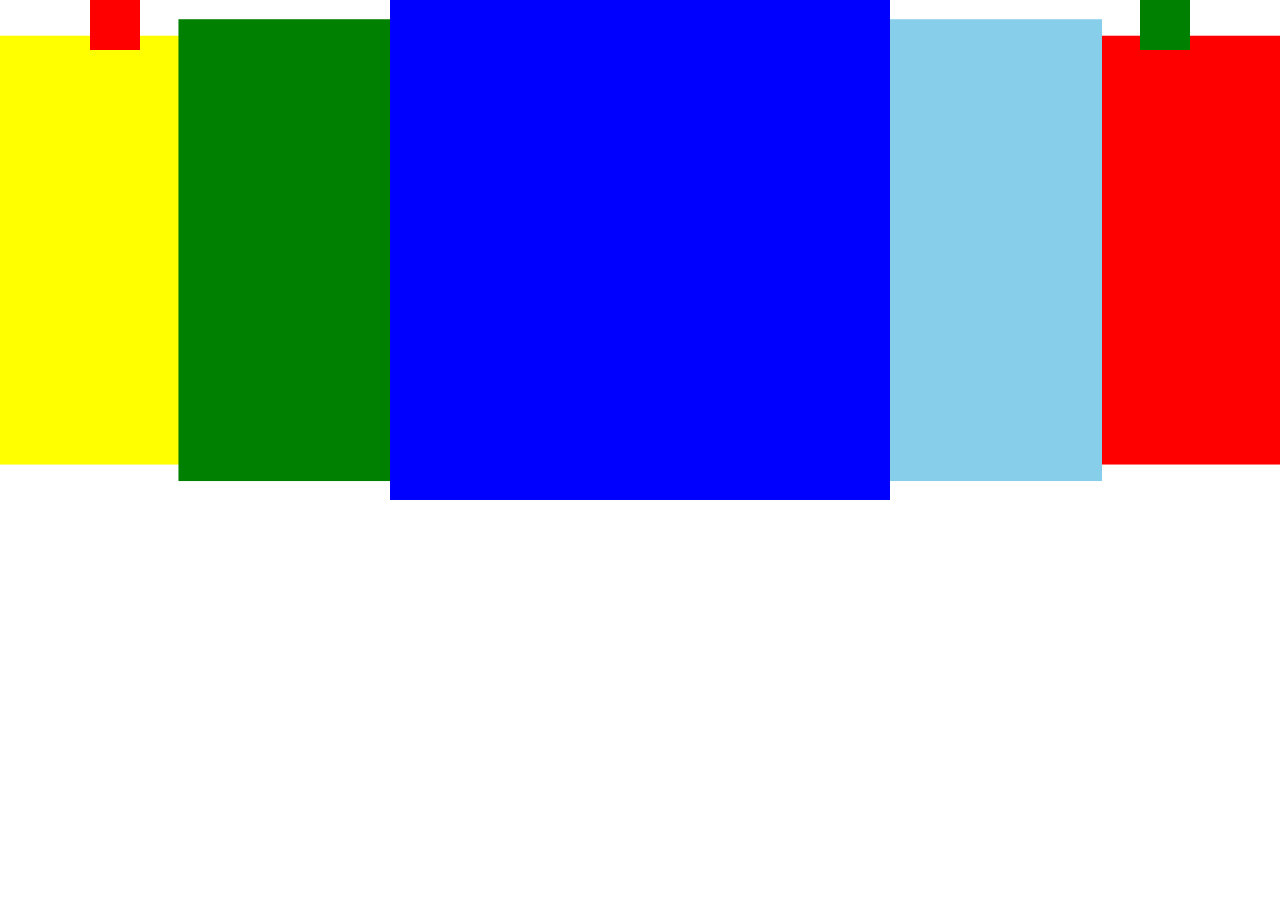
<file: people/轮播图实验.html>
<!DOCTYPE html>
<html lang="en">
<head>
    <meta charset="UTF-8">
    <meta name="viewport" content="width=device-width, initial-scale=1.0">
    <meta http-equiv="X-UA-Compatible" content="ie=edge">
    <script src="js/jquery-1.8.3.js"></script>
    <title>Document</title>
    <style>
        *{
            margin:0;
            padding:0;
        }
        .box{
            width:1000px;
            height:500px;
            perspective:600px;
            margin:0 auto;
            position: relative;
        }
        .box .left{
            position: absolute;
            left:-50px;
            top:0;
            width:50px;
            height:50px;
            background:red;
            z-index: 999;
        }
        .box .right{
            position: absolute;
            right:-50px;
            top:0;
            width:50px;
            height:50px;
            background:green;
            z-index: 999;
        }
        .sub{
            width:100%;
            height:100%;
            position: relative;
            transform-style: preserve-3d;
            list-style: none;
        }
        .sub li{
            position: absolute;
            left:250px;
            top:0;
            width:500px;
            height:500px;
            transition: all 1s ease;
        }
        .sub li:nth-child(1){
            transform:translateX(-500px)translateZ(-100px);
            background:yellow;
            z-index:777;
        }
        .sub li:nth-child(2){
            transform:translateX(-250px)translateZ(-50px);
            background:green;
            z-index:888;
        }
        .sub li:nth-child(3){
            transform:none;
            background:blue;
            z-index:999;
        }
        .sub li:nth-child(4){
            transform:translateX(250px)translateZ(-50px);
            background:skyblue;
            z-index:888;
        }
        .sub li:nth-child(5){
            transform:translateX(500px)translateZ(-100px);
            background:red;
            z-index:777;
        }

    </style>
</head>
<body>
    <div class="box">
        <div class="left"></div>
        <ul class="sub">
            <li></li>
            <li></li>
            <li></li>
            <li></li>
            <li></li>
        </ul>
        <div class="right"></div>
    </div>
    <script>
        var num = 2;
        var arr = [
            {
            transform:"translateX(250px) translateZ(-50px)",
            background:"skyblue",
            zIndex:888
        },

        { 
            transform:"translateX(500px) translateZ(-100px)",
            background:"red",
            zIndex:777
        },
        {
            transform:"translateX(-500px) translateZ(-100px)",
            background:"yellow",
            zIndex:777
        },{
            transform:"translateX(-250px) translateZ(-50px)",
            background:"green",
            zIndex:888 
        },{
            transform:"none",
            background:"blue",
            zIndex:999
        },{
            transform:"translateX(250px) translateZ(-50px)",
            background:"skyblue",
            zIndex:888
        },{ 
            transform:"translateX(500px) translateZ(-100px)",
            background:"red",
            zIndex:777
        }, {
            transform:"translateX(-500px) translateZ(-100px)",
            background:"yellow",
            zIndex:777
        },
        {
            transform:"translateX(-250px) translateZ(-50px)",
            background:"green",
            zIndex:888 
        }

    ]
    $(".right").click(function(){
        num--;
        if(num<0){
            num=4
        }
        show(num)
    })
    function show(num){
        var arr1 = arr.slice(num,num+5);
        $("li").each(function(index){
            $(this).css({
                "transform":arr1[index].transform,
                "background":arr1[index].background,
                "z-index":arr1[index].zIndex

            })
        })
    }
    </script>
</body>
</html>
</file>
<file: people/css/main.css>
body, h2, p {
	margin: 0;
	padding: 0;
}

body {
	-webkit-background-size: cover;
    -moz-background-size: cover;
    -o-background-size: cover;
    background-size: cover;
	color: #333;
	font-family: Helvetica, sans-serif;
	text-align:center;
}
#shineflip {
	/*background: url("../images/cover.jpg") no-repeat;*/
	-o-background-size: 100% 100%;	
	-webkit-background-size: 100% 100%;
	-moz-background-size: 100% 100%;
	background-size: 100% 100%;
	position: absolute;
	left:70%;
}

#shineflip-pages 
{
/*    background-color:#fafafa;*/
    background-repeat: repeat;
    position: absolute;
    z-index: 2;
}

#shineflip-pages section.cover_front, #shineflip-pages section.cover_background{
	position: absolute;
	overflow: hidden;
	color: #ffffff;
}

#shineflip-pages .cover_front_content
{
	position: absolute; 
	z-index: 1;
	overflow:hidden;
	white-space:nowrap;
	-ms-user-select:none;
	-webkit-user-select:none;
	-moz-user-select:none;
}

#shineflip-pages .cover_front_back
{
	position: absolute; 
	z-index: 0;
}

#shineflip-pages .cover_background_content
{
	position: absolute; 
	z-index: 1;
	overflow:hidden;
	white-space:nowrap;
	-ms-user-select:none;
	-webkit-user-select:none;
	-moz-user-select:none;
}

#shineflip-pages .cover_background_back
{
	position: absolute; 
	z-index: 0;
}

#shineflip-pages section.pageflip 
{
	display: block;
	position: absolute;
	overflow: hidden;
}

#shineflip-pages section.page {
    //background-color: #fafafa;
	display: block;
	position: absolute;
	overflow: hidden;
}
	#shineflip-pages-flipcontent,#shineflip-pages section>div {
		display: block;
		font-size: 12px;
		position: absolute;
		overflow: hidden;
		width:100%;
		height:100%;
	}
	#shineflip-pages-flipcontent,#shineflip-pages section>span {
		display: block;
		font-size: 12px;
		position: absolute;
		overflow: hidden;
	}
	#shineflip-pages-flipcontent p,
	#shineflip-pages-flipcontent h2,
	#shineflip-pages section p,
	#shineflip-pages section h2 {
		line-height: 1.4em;
		text-align: justify;
	}

#shineflip-canvas {
	position: absolute;
	z-index: 0;
}

#shineflip-page-mid-canvas {
	position: absolute;
	pointer-events: none;
	z-index: 0;
}
</file>
<file: people/css/public.css>
/*设置文件编码*/
@charset "UTF-8";

/*css初始化*/
html, body, ul, li, ol, dl, dt, dd, p, h1, h2, h3, h4, h5, h6, form, fieldset, legend, img {
	margin: 0;
	padding: 0;
}
body {
    color: #666;
    font-family: Helvetica,Arial,"Hiragino Sans GB","Microsoft Yahei","微软雅黑","STHeiti","华文细黑",sans-serif;
    font-size: 14px;
}
/*去掉蓝色边框,各个浏览器显示效果不同*/
fieldset, img, input, button {
	border: none;
	padding: 0;
	margin: 0;
	outline-style: none;
}

ul, ol {
	list-style: none;
}

input {
	padding-top: 0;
	padding-bottom: 0;
	/*simsun字体是一款宋体设计字体*/
	font-family: "SimSun","宋体";
}

select, input {
	vertical-align: middle;
}

img {
	border: 0;
	vertical-align: middle;
}

select, input, textarea {
	font-size: 12px;
	margin: 0;
}

/*防止拖动影响布局*/
textarea {
	resize: none;
}

/*设定表格的细边框样式*/
table {
	border-collapse: collapse;
}

body {
	/*\5b8b\4f53是宋体两个字的unicode编码;
	unicode编码可以描述所有国家的字符，以\起始，
	后面跟4位十六进制数*/
	font: 12px/150% Arial, Verdana, "\5b8b\4f53";
	color: #666;
	background: #fff;
}

/*清除浮动*/
.clearfix:before, .clearfix:after {
	content: "";
	display: table;/*等价于display:block;*/
}

.clearfix:after {
	clear: both;
}

/*针对于IE/6/7浏览器的浮动清除*/
.clearfix {
	*zoom:1;
}

a {
	color: #666;
	text-decoration: none;
}

a:hover {
	color: #C81623;
}

h1, h2, h3, h4, h5, h6 {
	text-decoration: none;
	font-weight: normal;
	/*设置字体属性为默认大小，是相当于浏览器默认字体
	大小或继承body设定的字体大小来说的*/
	font-size: 100%;
}

s, i, em {
	font-style: normal;
	text-decoration: none;
}

/*京东色*/
.col-red {
	color: #C81623 !important;
}

/*公共类*/
.w {
	width: 1210px;
	margin: 0 auto;
}

.fl {
	float: left;
}

.fr {
	float: right;
}

.al {
	text-align: left;
}

.ac {
	text-align: center;
}

.ar {
	text-align: right;
}

.hide {
	display: none;
}
</file>
<file: people/css/index.css>
.warpper{
    position: relative;
    width: 100%;
    min-width: 1260px;
    max-width: 1920px;
    margin: 0 auto;
    background-color: #fff;
    overflow: hidden;
}
.part1{
    width: 100%;
    height: 850px;
    position: relative;
    background: url(../images/part1_bg_6b2e7c0.jpg) center top no-repeat;
    overflow: hidden;
    padding-bottom: 10px;
}
.part1:after{
    content: '';
    position: absolute;
    width: 100%;
    height: 12px;
    background: url(../images/part1_bottom_98d18b3.png) center center no-repeat;
    bottom: 6px;
    z-index: 2;
}
.part1 .gwbtn{
    display: block;
    width: 169px;
    height: 47px;
    background: url(../images/shequ_btn_0e18b36.png) no-repeat center;
    background-size: 100%;
    position: absolute;
    left: 50%;
    margin-left: 400px;
    z-index: 11;
}
.part1 .solgan{
    width: 1263px;
    height: 243px;
    background: url(../images/slogan3_19bf20a.png) center no-repeat;
    background-size: 100% 100%;
    margin: 375px auto 0;
    position: relative;
}
.solgan a{
    display: block;
    position: absolute;
    width: 512px;
    height: 170px;
    margin-top: -220px;
    left: 50%;
    margin-left: -256px;
}
.solgan a img{
    width:100%;
}

.part1 .solgan .video-play{
    width: 109px;
    height: 109px;
    background: url(../images/video_play_bg1_d78f4e5.png) center no-repeat;
    background-size: 100% 100%;
    position: absolute;
    left: 50%;
    margin-left: -40px;
    margin-top: 31px;
}
.part1 .solgan .video-play .video-cic{
    background: url(../images/video_play_cic_c44725b.png) center no-repeat;
    background-size: 100% 100%;
    animation: round 3s linear infinite;
    width: 76px;
    height: 76px;
    position: absolute;
    left: 50%;
    top: 50%;
    margin-top: -38px;
    margin-left: -38px;
}
.part1 .solgan .video-play .play-video{
    display: block;
    cursor: pointer;
    background: url(../images/video_play_i_dd71199.png) center no-repeat;
    background-size: 100% 100%;width: 76px;
    height: 76px;
    position: absolute;
    left: 50%;
    top: 50%;
    margin-top: -38px;
    margin-left: -38px;
}
@-webkit-keyframes round{
    0%{
        transform: rotate(360deg);
    }
    50%{
        transform: rotate(180deg);
    }
    100%{
        transform: rotate(0deg);
    }
}
.part1 .left-fixed{
    width: 232px;
    height: 336px;
    background: url(../images/left_fixed_4040842.png) no-repeat center;
    background-size: 100%;
    position: fixed;
    left: 0;
    top: 200px;
    z-index: 100;
}
.part1 .btns{
    width: 439px;
    height: 124px;
    margin: 20px auto 0;
    background: url(../images/down_bg_e413129.png) no-repeat center;
    background-size: 100%;
}
.part1 .btns .down-load{
    width:439px;
}

.part1 .btns .NIE-qrcode{
    width: 102px;
    display: inline-block;
    margin: 5px 12px;
    vertical-align: middle;
}
.part1 .btns .NIE-qrcode img{
    width: 100%;
    border: 4px solid #000;
}
.part1 .btns .buttons{
    display: inline-block;
    width: 164px;
    height: 124px;
    vertical-align: middle;
}
.part1 .btns .buttons a{
    display: block;
    width: 100%;
    height: 49px;
    text-indent: -999px;
}
.part1 .btns .buttons .btns1{
    background: url(../images/ios_62aad6c.png) no-repeat center;
    background-size: 100%;
    margin: 8px 0;
}
.part1 .btns .buttons .btns2{
    height: 48px;
    background: url(../images/an_7a7c349.png) no-repeat center;
    background-size: 100%;
}
.part1 .btns .yvyuebtn{
    width: 128px;
    height: 110px;
    background: url(../images/btn-1_1_5a5ea09.png) no-repeat center top;
    background-size: 100%;
    display: inline-block;
    vertical-align: middle;
    margin: -7px auto 0;
}
.part2{
    width: 100%;
    height: 864px;
    position: relative;
    margin-top: -10px;
    background: url(../images/part2_bg_d4c8a43.jpg) center top no-repeat;
    padding-bottom: 10px;
}
.part2 .arrow{
    width: 52px;
    height: 26px;
    margin: 0 auto;
    background: url(../images/arrow_dfa0332.png) center no-repeat;
    background-size: 100% 100%;
}
.part2 .tit{
    width: 408px;
    height: 129px;
    background: url(../images/tit2_79d68bc.png) center no-repeat;
    background-size: 100% 100%;
    margin: 0 auto;
}
.part2 .center{
    overflow: hidden;
    width: 1269px;
    height: 586px;
    background: url(../images/part2_center_7f0b4eb.png) center no-repeat;
    background-size: 100% 100%;
    margin: 25px auto 0;
    position: relative;
}
.part2 .center .newscon{
    float: left;
    width: 560px;
    height: 320px;
    margin: 25px 0 0 20px;
}
.part2 .center .newscon .hd{
    width: 560px;
    height: 41px;
    margin: 0 auto;
    background: url(../images/xinwen_nav_48b43db.png) center bottom no-repeat;
}
.part2 .center .newscon .hd li{
    width: 76px;
    height: 38px;
    float: left;
    color: #b8a2d6;
    font-size: 16px;
    text-align: center;
    line-height: 38px;
    margin: 0;
    cursor: pointer;
    transition: all .2s;
    -webkit-transition: all 0.2s;
}
.part2 .center .newscon .hd li.on{
    color: #fff;
    font-weight: 700;
    background: url(../images/xinwen_nav_on_4240b6b.png) center bottom no-repeat;
}
.part2 .center .newscon .hd ul li:first-child {
    margin: 0 0 0 50px;
}
.part2 .center .newscon .hd ul li a {
    color: #b8a2d6;
}
.part2 .center .newscon .hd li.on a{
    color:#fff;
}
.part2 .center .newscon .bd{
    width: 500px;
    margin: 4px auto;
}
.part2 .center .newscon .bd ul:first-child li:first-child {
    height: 58px;
    line-height: 58px;
    border-bottom: 1px solid #2d393c;
    padding-top:4px;
}
.part2 .center .newscon .bd ul:first-child li:first-child .new-in{
    float: left;
    font-size: 22px;
    line-height: 58px;
    color: #ffc000;
    width: 500px;
    font-weight: 700;
    overflow: hidden;
    text-overflow: ellipsis;
    white-space: nowrap;
}
.part2 .center .newscon .bd ul:first-child li:first-child .new-time{
    display: none;
}


.part2 .center .newscon .bd ul li:first-child{
    padding-top: 4px;
}
.part2 .center .newscon .bd ul li .new-in {
    float: left;
    font-size: 14px;
    color: #fff;
    width: 360px;
    overflow: hidden;
    text-overflow: ellipsis;
    white-space: nowrap;
}
.part2 .center .newscon .bd ul li .new-time {
    float: right;
    font-size: 14px;
    color: #fff;
}
.part2 .center .newscon .bd ul{
    display:none;
}
.part2 .center .newscon .bd ul:first-child{
    display: block;
}




.part2 .center .newscon .bd ul li {
    height: 38px;
    line-height: 38px;
    margin-top: 1px;
    border-bottom: 1px solid #121d31;
}
.part2 .center .banner{
    position: relative;
    width: 640px;
    height: 290px;
    float: right;
    margin: 40px 30px 0 0;
}
.part2 .center .banner .hd{
    width: 640px;
    height: 12px;
    position: absolute;
    text-align: right;
    bottom: 15px;
    padding-right: 5px;
    box-sizing: border-box;
}
.part2 .center .banner .hd a{
    position: relative;
    display: inline-block;
    width: 10px;
    height: 10px;
    background: #6893c5;
    opacity: 1;
    border-radius: 5px;
    z-index: 10;
    margin: 0 5px;
    transition: all .3s;
    -webkit-transition: all .3s;  
}
.part2 .center .banner .hd a.on{
    background: #ffe554;
}
.part2 .center .banner .tempwarp{
    width:640px;
    overflow: hidden;
    position: relative;
    height:290px;
}
.part2 .center .banner .tempwarp .bd{
    width:3200px;
    position: absolute;
    top:0;
    left:0;
    height:290px;
    overflow: hidden;
    transition: all 1s ease;
}
.part2 .center .banner .tempwarp .bd ul{
    float:left;
    width:640px;
    position: relative;
}
.part2 .center .banner .tempwarp .bd ul a{
    display: block;
    position: relative;
}
.part2 .center .banner .tempwarp .bd ul a img{
    width:100%;
    height:100%;
    position: relative;
}
.part2 .center .banner .tempwarp .bd ul a::after{
    content:"";
    position: absolute;
    width: 640px;
    height: 290px;
    border: 1px #6b57f9 solid;
    box-sizing: border-box;
    left: 0;
    top: 0;
}
.part2 .center .four{
    width: 1220px;
    height: 200px;
    position: absolute;
    left: 50%;
    margin-left: -606px;
    bottom: 30px;
}
.part2 .center .four .small{
    width: 285px;
    height: 190px;
    background: #6a56f8;
    float: left;
    margin: 0 10px;
    position: relative;
    transition: .3s all;
}
.part2 .center .four .small img{
    width: 281px;
    height: 186px;
    margin:2px;
}
.part2 .center .four .small:hover{
    transform: scale(1.05);
}
.part3.part3_bg2{
   background: url(../images/part3_2_bg_eed4c16.jpg) center top no-repeat;
}
.part3 .tit{
    width: 408px;
    height: 146px;
    background: url(../images/tit3_35b4572.png) center no-repeat;
    background-size: 100% 100%;
    margin: 20px auto 0;
}
.part3 .box{
    width: 1200px;
    height: 880px;
    margin: 40px auto 0;
    position: relative;
}
.part3 .box .yx_tab{
    width: 435px;
    height: 641px;
    background: url(https://gd.res.netease.com/pc/gw/20181206112144/img/part3/nav1_b17303f.png) no-repeat center;
    position: absolute;
    left: -160px;
    top: -120px;
    z-index: 20;
    box-sizing: border-box;
    padding: 163px 0 0 173px;
    transition: .5s all;
}
.part3 .box .nav1{
    background: url(../images/nav1_b17303f.png) no-repeat center;
}
.part3 .box .nav2{
    background: url(../images/nav2_138775d.png) no-repeat center;
}
.part3 .box .nav3{
    background: url(../images/nav3_791a19d.png) no-repeat center;
}
.part3 .box .nav4{
    background: url(../images/nav4_03a291c.png) no-repeat center;
}
.part3 .box .nav5{
    background: url(../images/nav5_342824b.png) no-repeat center;
}
.part3 .box .yx_tab li{
    width: 200px;
    height: 72px;
    margin-bottom: 5px;
    cursor: pointer;
    transform: skewY(31.5deg);
    -ms-transform: skewY(31.5deg);
    -webkit-transform: skewY(31.5deg);
}
.part3 .box .yx_tab li.on{
    -webkit-transform: skewY(31.5deg) translateX(65px);
}
.part3 .box .y-box{
    width: 100%;
    height: 100%;
}.part3 .box .y-box>div {
    width: 100%;
    height: 100%;
    position: relative;
}
.part3 .box .y-box>.left-yhpf{
    width: 845px;
    height: 947px;
    position: absolute;
    top: -50px;
    left: 0;
}
.part3 .box .y-box>div .right-js{
    width: 490px;
    height: 847px;
    background: url(../images/wb-kuang_a09a7a8.png) no-repeat center;
    position: absolute;
    right: 0;
    top: 0;
    z-index: 3;
    box-sizing: border-box;
    padding: 30px 25px 25px 32px;
}
.part3 .box .y-box>div .right-js::before{
    content:"";
    width: 193px;
    height: 163px;
    background: url(../images/line_24b4263.png) no-repeat center;
    position: absolute;
    margin-left: -212px;
}
.part3 .box .y-box>div .right-js .yx-name{
    display: inline-block;
    font-size: 60px;
    line-height: 70px;
    padding-bottom: 5px;
    letter-spacing: 5px;
    color: #fcde4a;
    border-bottom: solid 1px #625ab3;
    margin-bottom: 20px; 
}
.part3 .box .y-box>div .right-js .yx-dex{
    font-size: 16px;
    letter-spacing: 1px;
    color: #6a58f9;
    line-height: 22px;
    margin-bottom: 16px;
    position: relative;
}
.part3 .box .y-box>div .right-js .yx-dex .hreo-video{
    width: 91px;
    height: 91px;
    background: url(../images/play-pc_b0705d1.png) no-repeat center;
    background-size: 100%;
    position: absolute;
    top: -100px;
    right: 20px;
    z-index: 32;
    cursor: pointer;
}
.part3 .box .y-box>div .right-js .yx-dex i{
    display: block;
    width: 100%;
    height: 100%;
    background: url(../images/play-pc_1_1262780.png) no-repeat center;
    background-size: 100%;
    animation: round 3s linear infinite;
    -webkit-animation: round 3s linear infinite;
}
.part3 .box .y-box>div .right-js .yx-dex p{
    position: relative;
}
.part3 .box .y-box>div .right-js .yx-dex p.fff{
    color: #fff;
    font-weight: 700;
}
.part3 .box .y-box>div .right-js .yx-dex p::after{
    content: "";
    display: block;
    width: 0;
    height: 0;
    border-top: solid 6px transparent;
    border-left: solid 8px #fcde4a;
    border-bottom: solid 6px transparent;
    position: absolute;
    top: 5px;
    left: -12px;
}
.part3 .box .y-box>div .right-js .yx-dex p .yel{
    color: #fcde4a;
}
.part3 .box .y-box>div .right-js .yx-dex p .gj{
    padding-left: 30px;
    background: url(../images/gj_c4362e1.png) no-repeat left center;
    background-size: auto 100%;
}
.part3 .box .y-box>div .right-js .yx-dex p .nl{
    padding-left: 35px;
    background: url(../images/nl_7caea23.png) no-repeat left center;
    background-size: auto 100%;
    margin-left: 20px;
}
.part3 .box .y-box>div .right-js .yx_jn_tit{
    display: inline-block;
    font-size: 32px;
    letter-spacing: 3px;
    color: #fcde4a;
    padding-bottom: 5px;
    border-bottom: solid 1px #625ab3;
    margin-bottom: 16px;
}
.part3 .box .y-box>div .right-js .yx-in{
    width: 100%;
    height: 220px;
    position: relative;
    margin-bottom: 16px;
}
.part3 .box .y-box>div .right-js .yx-in>div{
    width: 60px;
    height: 60px;
    display: inline-block;
    box-sizing: border-box;
    margin-right: 20px;
    margin-bottom: 20px;
    cursor: pointer;
    transition: .5s all;
}
.part3 .box .y-box>div .right-js .yx-in>div>img{
    width: 100%;
    display: block;
    position: relative;
    z-index: 1;
}
.part3 .box .y-box>div .right-js .yx-in>div>div{
    position: absolute;
    top: 85px;
    left: 0;
    width: 435px;
    height: 135px;
    overflow: hidden;
    box-sizing: border-box;
    padding: 10px;
    color: #6a58f9;
    border: 1px solid #6a58f9;
    background-color: rgba(106,88,249,.1);
    font-size: 16px;
    letter-spacing: 1px;
    opacity: 0;
    visibility: hidden;
    transition: .5s all;
}
.part3 .box .y-box>div .right-js .yx-in>div>div .jn-name{
    font-size: 18px;
    color: #fff;
    line-height: 30px;
    margin-bottom: 10px;
}
.part3 .box .y-box>div .right-js .yx-in>div>img:nth-child(2){
    display:none;
}
.part3 .box .y-box>div .right-js .yx-in>.jn_show::after{
    content: "";
    width: 30px;
    height: 9px;
    background: url(../images/after_023769f.png) no-repeat center;
    position: absolute;
    margin-left: 13px;
    margin-top: -2px;
}
.part3 .box .y-box>div .right-js .yx-in>div.jn_show>img:nth-child(1){
    display:none;
}
.part3 .box .y-box>div .right-js .yx-in>div.jn_show>img:nth-child(2){
    display:block;
}

.part3 .box .y-box>div .right-js .yx-in>div.jn_show>div{
    opacity:1;    
    visibility: visible;
}
.part3 .box .y-box>div .right-js .yx-wq-tit{
    margin-bottom: 20px;
}
.part3 .box .y-box>div .right-js .yx-wq{
    width: 100%;
    overflow: hidden; 
}
.part3 .box .y-box>div .right-js .yx-wq>div{
    width: 167px;
    float: left;
}
.part3 .box .y-box>div .right-js .yx-wq>div>img{
    display: inline-block;
    width: 167px;
    height: 76px;
}
.part3 .box .y-box>div .right-js .yx-wq>div>p{
    width: 167px;
    font-size: 14px;
    letter-spacing: 1px;
    color: #fff;
    display: inline-block;
    vertical-align: top;
    line-height: 24px;
    text-align: center;
}
.part4{
    width: 100%;
    height: 869px;
    position: relative;
    margin-top: -10px;
    background: url(../images/part4_bg_36382e7.jpg) center top no-repeat;
    padding-bottom: 10px;
}
.part4 .renwu{
    width: 420px;
    height: 446px;
    background: url(../images/part4_renwu_6b85fc0.png) center no-repeat;
    background-size: 100% 100%;
    position: absolute;
    left: 50%;
    bottom: 10px;
    margin-left: -918px;
    z-index: 2;
}
.part4 .arrow{
    width: 52px;
    height: 26px;
    margin: 0 auto;
    background: url(../images/arrow_dfa0332.png) center no-repeat;
    background-size: 100% 100%;
}
.part4 .tit{
    width: 433px;
    height: 117px;
    background: url(../images/tit4_f94afb1.png) center no-repeat;
    background-size: 100% 100%;
    margin: 0 auto; 
}
.part4 .swiper-container{
    width: 952px;
    height: 551px;
    margin: 30px auto 0;
    z-index: 1;
    perspective: 1200px;
    position: relative;
}
.part4 .swiper-container .swiper-wapper{
    width:100%;
    height:100%;
    position: relative;
    transform-style: preserve-3d;
    z-index:1;
}
.part4 .swiper-container .swiper-wapper>div{
    position: absolute;
    top:0;
    left:0;
    width: 952px;
    height: 551px;
    background: url(../images/slide_bg_d30a472.png) center no-repeat;
    background-size: 100% 100%;
    transition:all 1s ease;

}
.part4 .swiper-container .swiper-wapper>div img{
    width: 933px;
    height: 531px;
    position: absolute;
    top: 50%;
    left: 50%;
    margin-top: -265.5px;
    margin-left: -468.5px;
}
.part4 .swiper-container .swiper-wapper>div:nth-child(1){
    transform:translateZ(-50px) translateX(-200px);
    z-index:777;
}
.part4 .swiper-container .swiper-wapper>div:nth-child(2){
    transform:translateZ(-25px) translateX(-100px);
    z-index:888;
}
.part4 .swiper-container .swiper-wapper>div:nth-child(3){
    transform:none;
    z-index:999;
}
.part4 .swiper-container .swiper-wapper>div:nth-child(4){
    transform:translateZ(-25px) translateX(100px);
    z-index:777;
}
.part4 .swiper-container .swipernum{
    bottom: -30px;
    left: 0;
    width: 100%;
    z-index: 20;
    text-align: center;
    position: relative;
    height: 38px;
    font-size: 0;
}
.part4 .swiper-container .swipernum span.numbtn{
    position: relative;
    display: inline-block;
    width: 18px;
    height: 18px;
    background: #6a56f9;
    -webkit-opacity: 1;
    -moz-opacity: 1;
    opacity: 1;
    filter: alpha(opacity=100);
    border-radius: 50%;
    border: 2px #faf9ff solid;
    transition: all .3s;
    -webkit-transition: all .3s;
    -moz-transition: all .3s;
    -ms-transition: all .3s;
    -o-transition: all .3s;
    vertical-align: top;
    margin: 8px 10px!important;
}
.part4 .swiper-container .swipernum span.on{
    width: 28px;
    height: 28px;
    border-radius: 50%;
    background: #ffc000;
    border: 5px #fff solid;
    margin: 0 10px!important;
}
.part4 .swrip-btn{
    width: 1120px;
    height: 400px;
    position: absolute;
    left: 50%;
    margin-left: -560px;
    top: 0;
    margin-top: 240px;
}
.part4 .swrip-btn .swip-prev{
    position: absolute;
    width: 82px;
    height: 126px;
    transition: all .3s;
    -webkit-transition: all .3s;
    -moz-transition: all .3s;
    -ms-transition: all .3s;
    -o-transition: all .3s;
    top: 50%;
    margin-top: -50px;
    background: url(../images/prev_btn_acc57d6.png) center no-repeat;
    background-size: 100% 100%;
    left: -100px;
    z-index:1999;
}
.part4 .swrip-btn .swip-next{
    position: absolute;
    width: 82px;
    height: 126px;
    transition: all .3s;
    -webkit-transition: all .3s;
    -moz-transition: all .3s;
    -ms-transition: all .3s;
    -o-transition: all .3s;
    top: 50%;
    margin-top: -50px;
    background: url(../images/next_btn_509a0d7.png) center no-repeat;
    background-size: 100% 100%;
    right: -70px;
}
</file>
<file: people/css/style5.css>
@import url('reset5.css');
body{
	background:#f7f7f7 url(../images/pinstripe.gif) repeat top left;
	color:#000;
	font-family: Georgia, "Times New Roman",sans-serif;
	font-size:12px;
}
a{
	color:#000;
	text-decoration:none;
}
header h1{
	margin:10px 0 0 20px;
	font-size:100px;
	text-transform:uppercase;
	text-shadow:0px 0px 1px #fff;
	color:#444;
	font-family: 'Wire One', arial, serif; 
}
header span{
	font-style:italic;
	margin:-10px 0 10px 188px;
	display:block;
	color:#555;
	text-shadow:1px 1px 1px #fff;
}
.iw_wrapper{
	width:70%;
	margin:30px auto 100px auto;
	position:relative;
}
ul.iw_thumbs li{
	float:left;
	margin:5px;
}
ul.iw_thumbs li div{
	position:absolute;
	top:5px;
	width:180px;
	padding:0px 10px;
	display:none;
	color:#fff;
	z-index:100;
}
ul.iw_thumbs li div h2{
	font-family: 'Wire One', arial, serif;
	font-size:38px;
	text-transform:uppercase;
	text-shadow:0px 0px 1px #fff;
}
ul.iw_thumbs li div p{
	font-size:11px;
	line-height:16px;
	font-style:italic;
}
ul.iw_thumbs li:nth-child(1){
	margin-left:50px;
}
ul.iw_thumbs li:nth-child(even){
	margin-top:30px;
}
ul.iw_thumbs li:nth-child(3n){
	margin-left:20px;
}
ul.iw_thumbs li img{
	border:7px solid #fff;
	cursor:pointer;
	position:relative;
	-moz-box-shadow:1px 1px 1px #aaa;
	-webkit-box-shadow:1px 1px 1px #aaa;
	box-shadow:1px 1px 1px #aaa;
}
ul.iw_thumbs li img:hover{
	-moz-box-shadow:1px 1px 7px #777;
	-webkit-box-shadow:1px 1px 7px #777;
	box-shadow:1px 1px 7px #777;
}
ul.iw_thumbs li:nth-child(even) img{
	height:20px;
}
ul.iw_thumbs li:nth-child(odd) img{
	height:40px;
}
ul.iw_thumbs li:nth-child(5n) img{
	height:70px;
}
ul.iw_thumbs li:nth-child(6n) img{
	height:110px;
}
ul.iw_thumbs li:nth-child(7n) img{
	height:20px;
}
.iw_ribbon{
	position:fixed;
	height:126px; /*first 126 then 0 to close and 100% to open (while top goes to 0) */
	width:0px;/*first 0 then animate to 100%*/
	left:0px;/*or right 0*/
	top:0px; /*First, top of thumb, then animate to 0*/
	background:#000;
	opacity:0.8;
	z-index:10;
	overflow:hidden;
	display:none;
}
.iw_close{
	position:absolute;
	top:10px;
	right:10px;
	background:#f0f0f0 url(../images/close.gif) no-repeat center center;
	width:18px;
	height:18px;
	display:none;
	cursor:pointer;
}
.iw_zoom{
	color:white;
	font-size:8px;
	font-family:Arial, sans-serif;
	text-transform:uppercase;
	padding:14px;
	display:none;
	float:right;
	margin-right:30px;
}
.iw_ribbon img{
	position:absolute;
	top:50%;
	left:50%;
	border:7px solid #fff;
}
.iw_loading{
	background: #fff url(../images/loader.gif) no-repeat center center;
	width:28px;
	height:28px;
	position: absolute;
	top: 50%;
	left: 50%;
	z-index: 10000;
	margin: -14px 0px 0px -14px;
	opacity:0.8;
}
/* Footer Style */
.footer{
	position:fixed;
	bottom:0px;
	left:0px;
	width:100%;
	font-size:13px;
	background:#000;
	opacity:0.9;
	height:20px;
	padding-bottom:5px;
	text-transform:uppercase;
	font-family: 'PT Sans Narrow', Arial, sans-serif;
	z-index:4;
}
.footer a{
	padding:5px 10px;
	letter-spacing:1px;
	text-shadow:1px 1px 1px #000;
	color:#ddd;
	float:right;
}
.footer a:hover{
	color:#fff;
}
.footer a span{
	font-weight:bold;
}
.footer a.left{
	float:left;
}
</file>
